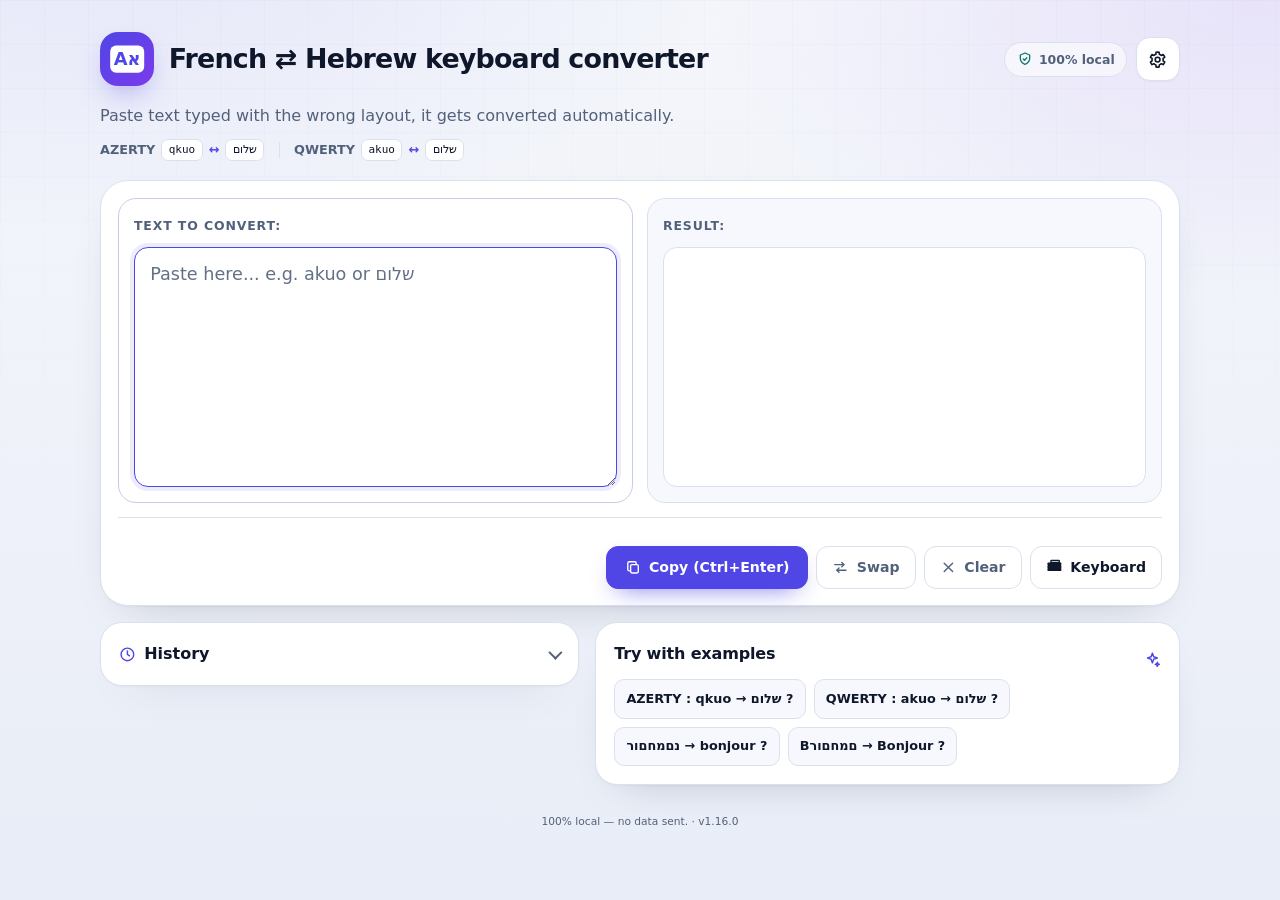
<file: index.html>
<!DOCTYPE html>
<html lang="fr">
<head>
<meta charset="UTF-8">
<meta http-equiv="refresh" content="0; url=convertisseur.html">
<title>Convertisseur Clavier Latin ⇄ Hébreu</title>
</head>
<body>
<p><a href="convertisseur.html">Convertisseur Clavier Latin ⇄ Hébreu</a></p>
</body>
</html>
</file>
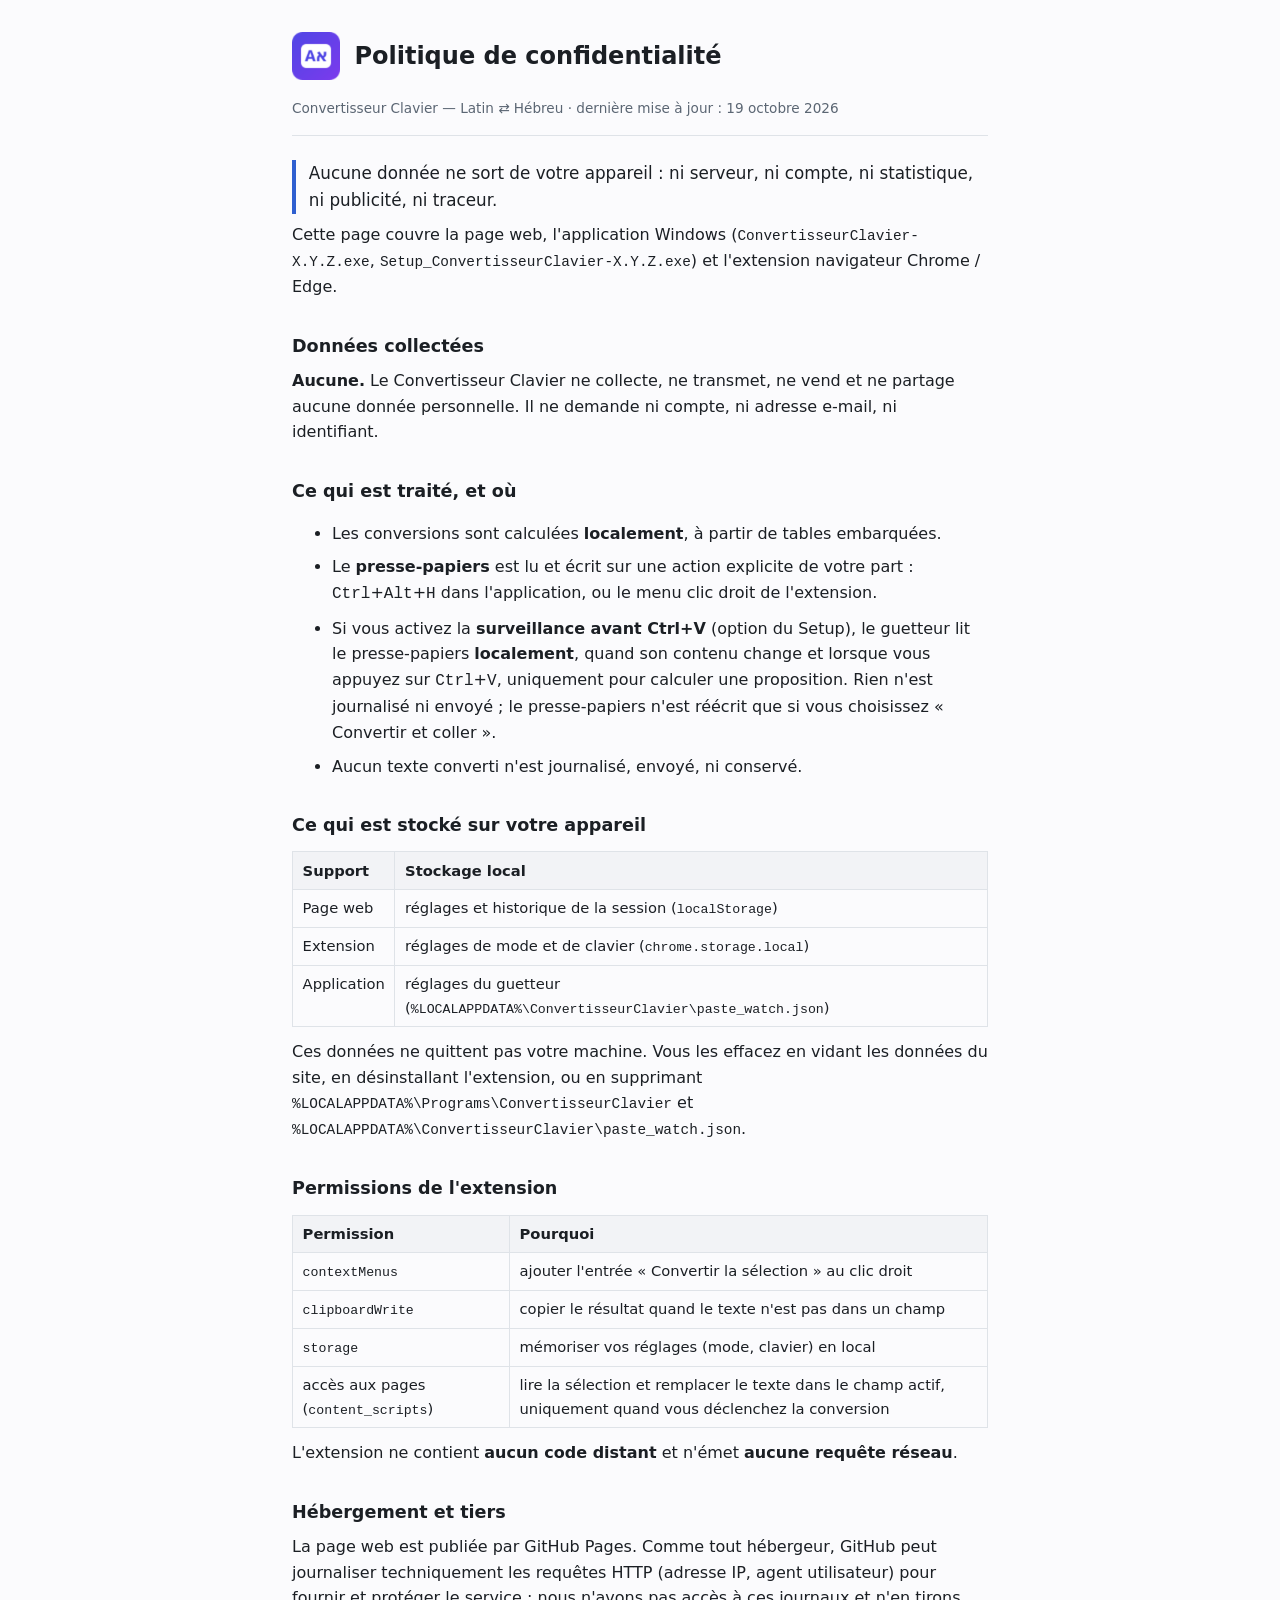
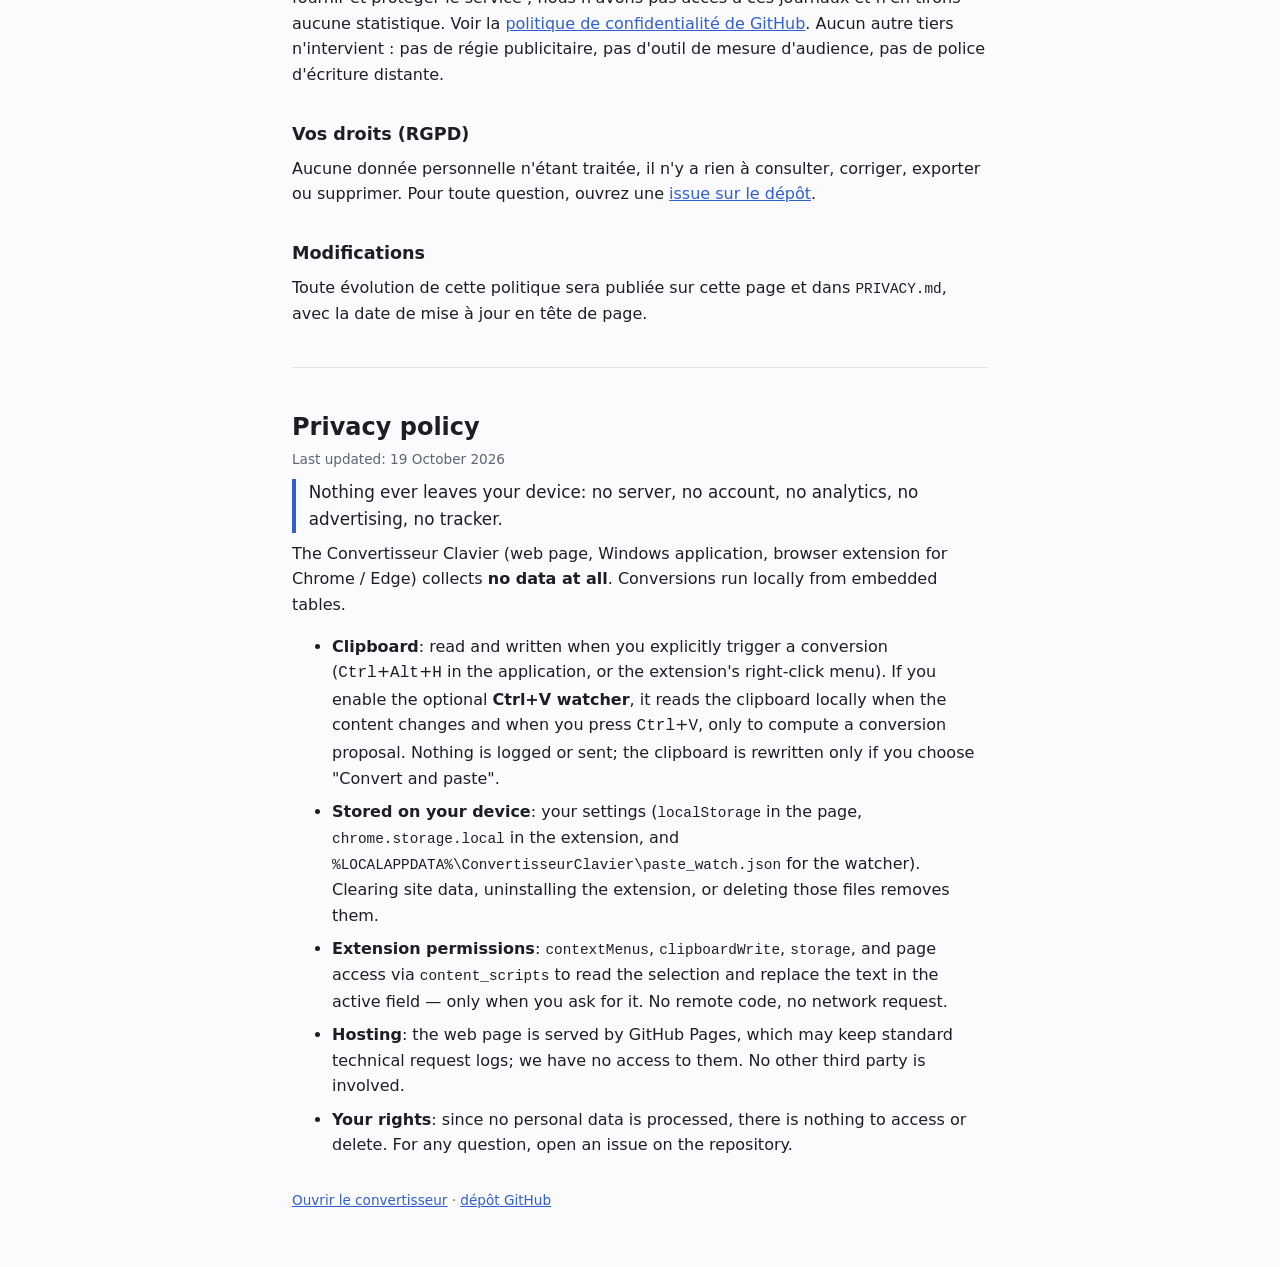
<file: confidentialite.html>
<!DOCTYPE html>
<html lang="fr">
<head>
<meta charset="utf-8">
<meta name="viewport" content="width=device-width, initial-scale=1">
<meta http-equiv="Content-Security-Policy" content="default-src 'none'; img-src 'self'; style-src 'unsafe-inline'">
<title>Politique de confidentialité — Convertisseur Clavier</title>
<meta name="description" content="Politique de confidentialité du Convertisseur Clavier : aucune donnée collectée, tout est traité localement.">
<style>
  :root { color-scheme: light dark; --fg: #1b1f24; --bg: #fbfbfd; --muted: #5b6673; --line: #dfe3e8; --accent: #2f5fd0; }
  @media (prefers-color-scheme: dark) {
    :root { --fg: #e8ecf1; --bg: #14181d; --muted: #9aa6b4; --line: #2b333c; --accent: #7ea2ff; }
  }
  * { box-sizing: border-box; }
  body { margin: 0; background: var(--bg); color: var(--fg);
    font: 16px/1.6 system-ui, -apple-system, "Segoe UI", Roboto, sans-serif; }
  main { max-width: 46rem; margin: 0 auto; padding: 2rem 1.25rem 4rem; }
  header { display: flex; align-items: center; gap: .9rem; flex-wrap: wrap;
    border-bottom: 1px solid var(--line); padding-bottom: 1rem; margin-bottom: 1.5rem; }
  h1 { font-size: 1.5rem; margin: 0; }
  h2 { font-size: 1.1rem; margin: 2rem 0 .5rem; }
  p, li { margin: .5rem 0; }
  .sub { color: var(--muted); font-size: .85rem; margin: .2rem 0 0; width: 100%; }
  table { border-collapse: collapse; width: 100%; margin: .75rem 0; font-size: .92rem; }
  th, td { border: 1px solid var(--line); padding: .4rem .6rem; text-align: left; vertical-align: top; }
  th { background: color-mix(in srgb, var(--line) 35%, transparent); }
  code { font-family: ui-monospace, Consolas, monospace; font-size: .9em; }
  a { color: var(--accent); }
  .lead { font-size: 1.05rem; border-left: 4px solid var(--accent); padding-left: .8rem; }
  hr { border: 0; border-top: 1px solid var(--line); margin: 2.5rem 0; }
  footer { color: var(--muted); font-size: .85rem; margin-top: 2rem; }
</style>
</head>
<body>
<main>
<header>
  <img src="extension/icons/icon128.png" alt="" width="48" height="48">
  <h1>Politique de confidentialité</h1>
  <p class="sub">Convertisseur Clavier — Latin ⇄ Hébreu · dernière mise à jour :
    <time datetime="2026-10-19">19 octobre 2026</time></p>
</header>

<p class="lead">Aucune donnée ne sort de votre appareil : ni serveur, ni compte,
ni statistique, ni publicité, ni traceur.</p>

<p>Cette page couvre la page web, l'application Windows
(<code>ConvertisseurClavier-X.Y.Z.exe</code>, <code>Setup_ConvertisseurClavier-X.Y.Z.exe</code>)
et l'extension navigateur Chrome / Edge.</p>

<h2>Données collectées</h2>
<p><strong>Aucune.</strong> Le Convertisseur Clavier ne collecte, ne transmet, ne
vend et ne partage aucune donnée personnelle. Il ne demande ni compte, ni
adresse e-mail, ni identifiant.</p>

<h2>Ce qui est traité, et où</h2>
<ul>
  <li>Les conversions sont calculées <strong>localement</strong>, à partir de
    tables embarquées.</li>
  <li>Le <strong>presse-papiers</strong> est lu et écrit sur une action
    explicite de votre part : <kbd>Ctrl</kbd>+<kbd>Alt</kbd>+<kbd>H</kbd> dans
    l'application, ou le menu clic droit de l'extension.</li>
  <li>Si vous activez la <strong>surveillance avant Ctrl+V</strong> (option du
    Setup), le guetteur lit le presse-papiers <strong>localement</strong>, quand
    son contenu change et lorsque vous appuyez sur <kbd>Ctrl</kbd>+<kbd>V</kbd>,
    uniquement pour calculer une proposition. Rien n'est journalisé ni envoyé ;
    le presse-papiers n'est réécrit que si vous choisissez
    « Convertir et coller ».</li>
  <li>Aucun texte converti n'est journalisé, envoyé, ni conservé.</li>
</ul>

<h2>Ce qui est stocké sur votre appareil</h2>
<table>
  <tr><th>Support</th><th>Stockage local</th></tr>
  <tr><td>Page web</td><td>réglages et historique de la session (<code>localStorage</code>)</td></tr>
  <tr><td>Extension</td><td>réglages de mode et de clavier (<code>chrome.storage.local</code>)</td></tr>
  <tr><td>Application</td><td>réglages du guetteur (<code>%LOCALAPPDATA%\ConvertisseurClavier\paste_watch.json</code>)</td></tr>
</table>
<p>Ces données ne quittent pas votre machine. Vous les effacez en vidant les
données du site, en désinstallant l'extension, ou en supprimant
<code>%LOCALAPPDATA%\Programs\ConvertisseurClavier</code> et
<code>%LOCALAPPDATA%\ConvertisseurClavier\paste_watch.json</code>.</p>

<h2>Permissions de l'extension</h2>
<table>
  <tr><th>Permission</th><th>Pourquoi</th></tr>
  <tr><td><code>contextMenus</code></td><td>ajouter l'entrée « Convertir la sélection » au clic droit</td></tr>
  <tr><td><code>clipboardWrite</code></td><td>copier le résultat quand le texte n'est pas dans un champ</td></tr>
  <tr><td><code>storage</code></td><td>mémoriser vos réglages (mode, clavier) en local</td></tr>
  <tr><td>accès aux pages (<code>content_scripts</code>)</td><td>lire la sélection et remplacer le texte dans le champ actif, uniquement quand vous déclenchez la conversion</td></tr>
</table>
<p>L'extension ne contient <strong>aucun code distant</strong> et n'émet
<strong>aucune requête réseau</strong>.</p>

<h2>Hébergement et tiers</h2>
<p>La page web est publiée par GitHub Pages. Comme tout hébergeur, GitHub peut
journaliser techniquement les requêtes HTTP (adresse IP, agent utilisateur)
pour fournir et protéger le service ; nous n'avons pas accès à ces journaux et
n'en tirons aucune statistique. Voir la
<a href="https://docs.github.com/fr/site-policy/privacy-policies/github-privacy-statement">politique de confidentialité de GitHub</a>.
Aucun autre tiers n'intervient : pas de régie publicitaire, pas d'outil de
mesure d'audience, pas de police d'écriture distante.</p>

<h2>Vos droits (RGPD)</h2>
<p>Aucune donnée personnelle n'étant traitée, il n'y a rien à consulter,
corriger, exporter ou supprimer. Pour toute question, ouvrez une
<a href="https://github.com/28-create/convertisseur-clavier/issues">issue sur le dépôt</a>.</p>

<h2>Modifications</h2>
<p>Toute évolution de cette politique sera publiée sur cette page et dans
<code>PRIVACY.md</code>, avec la date de mise à jour en tête de page.</p>

<hr>

<section lang="en">
<h1>Privacy policy</h1>
<p class="sub">Last updated: 19 October 2026</p>

<p class="lead">Nothing ever leaves your device: no server, no account, no
analytics, no advertising, no tracker.</p>

<p>The Convertisseur Clavier (web page, Windows application, browser extension
for Chrome / Edge) collects <strong>no data at all</strong>. Conversions run
locally from embedded tables.</p>

<ul>
  <li><strong>Clipboard</strong>: read and written when you explicitly trigger
    a conversion (<kbd>Ctrl</kbd>+<kbd>Alt</kbd>+<kbd>H</kbd> in the
    application, or the extension's right-click menu). If you enable the
    optional <strong>Ctrl+V watcher</strong>, it reads the clipboard locally
    when the content changes and when you press <kbd>Ctrl</kbd>+<kbd>V</kbd>,
    only to compute a conversion proposal. Nothing is logged or sent; the
    clipboard is rewritten only if you choose "Convert and paste".</li>
  <li><strong>Stored on your device</strong>: your settings
    (<code>localStorage</code> in the page, <code>chrome.storage.local</code> in
    the extension, and
    <code>%LOCALAPPDATA%\ConvertisseurClavier\paste_watch.json</code> for the
    watcher). Clearing site data, uninstalling the extension, or deleting those
    files removes them.</li>
  <li><strong>Extension permissions</strong>: <code>contextMenus</code>,
    <code>clipboardWrite</code>, <code>storage</code>, and page access via
    <code>content_scripts</code> to read the selection and replace the text in
    the active field — only when you ask for it. No remote code, no network
    request.</li>
  <li><strong>Hosting</strong>: the web page is served by GitHub Pages, which
    may keep standard technical request logs; we have no access to them. No
    other third party is involved.</li>
  <li><strong>Your rights</strong>: since no personal data is processed, there
    is nothing to access or delete. For any question, open an issue on the
    repository.</li>
</ul>
</section>

<footer>
  <p><a href="convertisseur.html">Ouvrir le convertisseur</a> ·
    <a href="https://github.com/28-create/convertisseur-clavier">dépôt GitHub</a></p>
</footer>
</main>
</body>
</html>
</file>
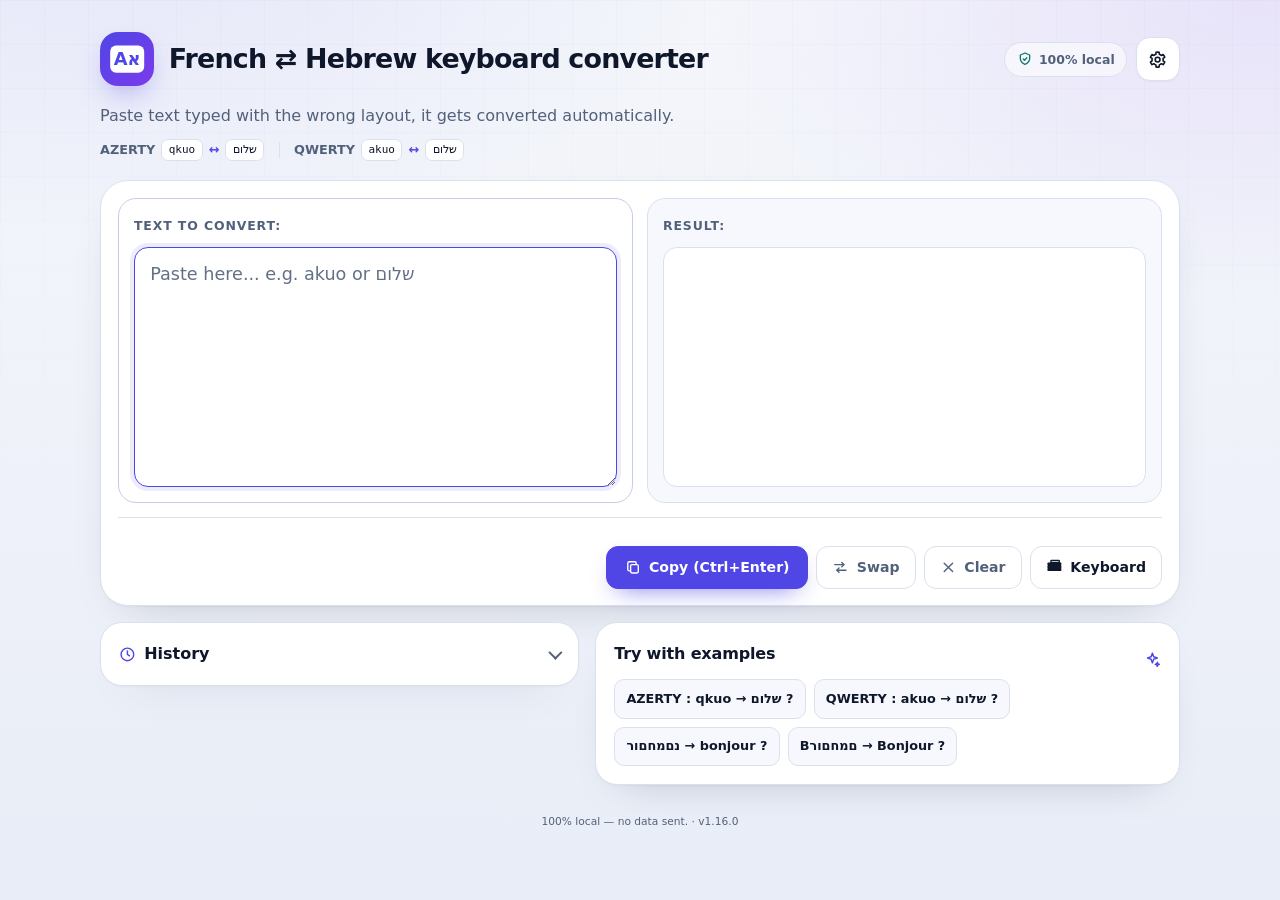
<file: convertisseur.html>
<!DOCTYPE html>
<html lang="fr" dir="ltr" data-theme="light" data-fontsize="medium">
<head>
<meta charset="UTF-8">
<meta http-equiv="Content-Security-Policy" content="default-src 'none'; img-src data:; style-src 'unsafe-inline'; script-src 'unsafe-inline'">
<meta name="viewport" content="width=device-width, initial-scale=1.0">
<meta name="description" content="Convertisseur de clavier Français ⇄ Hébreu (AZERTY / QWERTY), 100 % local.">
<meta name="theme-color" content="#f4f6fb">
<link rel="icon" type="image/svg+xml" href="data:image/svg+xml,%3Csvg xmlns=%22http://www.w3.org/2000/svg%22 viewBox=%220 0 64 64%22%3E  %3Cdefs%3E    %3ClinearGradient id=%22ckg%22 x1=%220%22 y1=%220%22 x2=%221%22 y2=%221%22%3E      %3Cstop offset=%220%22 stop-color=%22%234F46E5%22/%3E      %3Cstop offset=%221%22 stop-color=%22%237C3AED%22/%3E    %3C/linearGradient%3E  %3C/defs%3E  %3Crect width=%2264%22 height=%2264%22 rx=%2214%22 fill=%22url(%23ckg)%22/%3E  %3Crect x=%2212%22 y=%2216%22 width=%2240%22 height=%2232%22 rx=%227%22 fill=%22%23FFFFFF%22/%3E  %3Ctext x=%2232%22 y=%2239%22 text-anchor=%22middle%22 font-family=%22system-ui,'Segoe UI',Arial,sans-serif%22 font-size=%2221%22 font-weight=%22bold%22 fill=%22%234F46E5%22%3EAא%3C/text%3E%3C/svg%3E">
<title>Convertisseur Clavier Français ⇄ Hébreu (AZERTY / QWERTY)</title>
<style>
  :root {
    color-scheme: light;
    --bg: #f4f6fb;
    --bg-deep: #e9edf7;
    --card: #ffffff;
    --text: #0f172a;
    --muted: #52617a;
    --border: #d9e1ec;
    --border-strong: #c3cfdf;
    --accent: #4f46e5;
    --accent-hover: #4338ca;
    --accent-soft: rgba(79, 70, 229, .10);
    --accent-softer: rgba(79, 70, 229, .055);
    --out-bg: #f7f8fd;
    --success: #0f766e;
    --shadow: 0 24px 70px rgba(15, 23, 42, .22);
    --card-shadow: 0 1px 2px rgba(15, 23, 42, .04), 0 18px 45px -28px rgba(15, 23, 42, .28);
    --radius: 22px;
    --radius-lg: 28px;
    --radius-sm: 14px;
    --primary-shadow: 0 10px 24px -12px rgba(79, 70, 229, .85);
  }
  html[data-theme="dark"] {
    color-scheme: dark;
    --bg: #080e1a;
    --bg-deep: #0c1424;
    --card: #111a2b;
    --text: #edf2fa;
    --muted: #a3b2c7;
    --border: #263449;
    --border-strong: #35465f;
    --accent: #a5b4fc;
    --accent-hover: #c7d2fe;
    --accent-soft: rgba(165, 180, 252, .14);
    --accent-softer: rgba(165, 180, 252, .07);
    --out-bg: #0d1626;
    --success: #5eead4;
    --shadow: 0 24px 70px rgba(0, 0, 0, .6);
    --card-shadow: 0 1px 2px rgba(0, 0, 0, .35), 0 18px 45px -28px rgba(0, 0, 0, .7);
    --primary-shadow: 0 10px 24px -12px rgba(165, 180, 252, .45);
  }
  * { box-sizing: border-box; }
  html { scroll-behavior: smooth; }
  body { font-family: "Segoe UI Variable", "Segoe UI", system-ui, -apple-system, sans-serif;
    background: radial-gradient(70rem 36rem at 8% -12%, var(--accent-soft), transparent 60%),
      radial-gradient(55rem 30rem at 98% 0%, rgba(124, 58, 237, .10), transparent 62%),
      linear-gradient(180deg, var(--bg) 0%, var(--bg-deep) 100%);
    background-attachment: fixed;
    color: var(--text); margin: 0; min-height: 100vh; line-height: 1.55;
    -webkit-font-smoothing: antialiased; text-rendering: optimizeLegibility; }
  body::before { content: ""; position: fixed; inset: 0; pointer-events: none; z-index: -1;
    background-image: linear-gradient(rgba(100,116,139,.05) 1px, transparent 1px),
      linear-gradient(90deg, rgba(100,116,139,.05) 1px, transparent 1px);
    background-size: 44px 44px;
    mask-image: linear-gradient(180deg, rgba(0,0,0,.55), transparent 65%); }
  :focus-visible { outline: 3px solid var(--accent); outline-offset: 3px; }
  .wrap { max-width: 1120px; margin: 0 auto; padding: 2rem 1.25rem 3.5rem; }
  .top { display: flex; align-items: center; justify-content: space-between; gap: 1rem; margin-bottom: 1.1rem; }
  .brand { display: flex; align-items: center; gap: .9rem; min-width: 0; }
  .brand-mark { display: inline-flex; flex: 0 0 auto; width: 3.4rem; height: 3.4rem; border-radius: 18px; overflow: hidden; box-shadow: 0 12px 30px -12px rgba(79,70,229,.65), 0 0 0 1px rgba(255,255,255,.45) inset; }
  .brand-mark svg { width: 100%; height: 100%; display: block; }
  .brand h1 { font-size: clamp(1.2rem, 2.1vw, 1.7rem); line-height: 1.2; letter-spacing: -.03em; margin: 0; }
  .top-actions { display: flex; align-items: center; gap: .55rem; flex: 0 0 auto; }
  .local-pill { display: inline-flex; align-items: center; gap: .4rem; padding: .42rem .72rem; border: 1px solid var(--border); border-radius: 999px; background: rgba(255,255,255,.55); color: var(--muted); font-size: .78rem; font-weight: 650; backdrop-filter: blur(10px); }
  html[data-theme="dark"] .local-pill { background: rgba(17,26,43,.65); }
  .local-pill .ico { width: 1rem; height: 1rem; color: var(--success); }
  #openSettings { width: 2.75rem; height: 2.75rem; padding: 0; border-radius: 14px; background: var(--card); border-color: var(--border); box-shadow: var(--card-shadow); }
  #openSettings:hover { border-color: var(--accent); color: var(--accent); }
  #openSettings svg { width: 1.2rem; height: 1.2rem; }
  .hero { margin: 0 0 1.2rem; max-width: 72ch; }
  .subtitle { color: var(--muted); margin: 0; font-size: 1rem; }
  .subtitle code, .keyboard-hint code { background: var(--card); border: 1px solid var(--border); border-radius: 7px; padding: .08rem .4rem; color: var(--text); font-family: "Cascadia Code", "Segoe UI", monospace; font-size: .86em; }
  .keyboard-hint { display: flex; flex-wrap: wrap; align-items: center; gap: .45rem .9rem; margin-top: .65rem; color: var(--muted); font-size: .8rem; }
  .keyboard-hint .pair { display: inline-flex; align-items: center; gap: .38rem; }
  .keyboard-hint .arrow { color: var(--accent); font-weight: 800; }
  .keyboard-hint .sep { width: 1px; height: 1rem; background: var(--border); }
  .card { background: var(--card); border: 1px solid var(--border); border-radius: var(--radius); padding: 1.15rem; margin-bottom: 1rem; box-shadow: var(--card-shadow); }
  .workspace { padding: 1.05rem; border-radius: var(--radius-lg); }
  .editor-panes { display: grid; grid-template-columns: repeat(2, minmax(0, 1fr)); gap: .85rem; align-items: stretch; }
  .editor-pane { display: flex; flex-direction: column; min-width: 0; padding: .95rem; background: var(--out-bg); border: 1px solid var(--border); border-radius: 18px; transition: border-color .18s ease, background .18s ease; }
  .editor-pane:focus-within { border-color: var(--border-strong); background: var(--card); }
  .pane-head { display: flex; align-items: center; justify-content: space-between; gap: .75rem; margin-bottom: .55rem; min-height: 1.5rem; }
  .lbl { font-weight: 700; font-size: .78rem; letter-spacing: .07em; text-transform: uppercase; color: var(--muted); }
  #stats { color: var(--muted); font-size: .76rem; white-space: nowrap; background: var(--card); border: 1px solid var(--border); border-radius: 999px; padding: .18rem .5rem; }
  #stats:has(small:empty) { visibility: hidden; }
  textarea { width: 100%; min-height: 240px; padding: .85rem .95rem; resize: vertical; font: inherit; font-size: 1.1rem; color: var(--text); background: var(--card); border: 1.5px solid var(--border); border-radius: var(--radius-sm); transition: border-color .15s ease, box-shadow .15s ease; }
  textarea::placeholder { color: var(--muted); opacity: .9; }
  textarea:focus { border-color: var(--accent); box-shadow: 0 0 0 4px var(--accent-soft); outline: none; }
  html[data-fontsize="small"] textarea, html[data-fontsize="small"] .out { font-size: .95rem; }
  html[data-fontsize="large"] textarea, html[data-fontsize="large"] .out { font-size: 1.35rem; }
  .converter-bar { display: flex; align-items: center; justify-content: space-between; gap: .6rem; margin: .7rem 0 0; flex-wrap: wrap; }
  #detect { margin: 0; color: var(--muted); font-size: .8rem; min-height: 1.2rem; }
  #detect:empty { display: none; }
  .converter-bar:has(#detect:empty):has(.seg[hidden]) { display: none; }
  .seg { display: flex; gap: .25rem; background: var(--card); border: 1px solid var(--border); border-radius: 11px; padding: .2rem; }
  .seg button { font-size: .74rem; font-weight: 700; padding: .3rem .6rem; border: 1px solid transparent; border-radius: 8px; background: transparent; color: var(--muted); }
  .seg button:hover { border-color: transparent; color: var(--text); background: var(--out-bg); }
  .seg button[aria-pressed="true"] { background: var(--accent-soft); color: var(--accent); border-color: transparent; box-shadow: none; }
  #layoutSuggest { align-items: center; margin: .7rem 0 0; padding: .55rem .65rem; background: var(--accent-softer); border: 1px solid var(--border); border-radius: 12px; gap: .45rem; }
  #suggestText { font-size: .8rem; font-weight: 700; color: var(--muted); }
  #suggestPreview { font-size: .82rem; color: var(--muted); display: inline-block; max-width: 100%; overflow: hidden; text-overflow: ellipsis; white-space: nowrap; vertical-align: bottom; }
  #suggestApply { font-size: .78rem; padding: .35rem .65rem; }
  #suggestDismiss { width: 2rem; height: 2rem; padding: 0; border-radius: 9px; }
  .out { background: var(--card); padding: .85rem .95rem; white-space: pre-wrap; word-break: break-word; min-height: 240px; flex: 1; border: 1.5px solid var(--border); border-radius: var(--radius-sm); font-size: 1.12rem; line-height: 1.6; }
  .out[dir="rtl"] { text-align: right; }
  .workspace-actions { display: flex; justify-content: flex-end; margin-top: .85rem; padding-top: .9rem; border-top: 1px solid var(--border); }
  .actions { margin: 0; justify-content: flex-end; }
  .row { display: flex; gap: .5rem; flex-wrap: wrap; margin: .9rem 0 0; align-items: center; }
  button { display: inline-flex; align-items: center; justify-content: center; gap: .48rem; padding: .58rem .95rem; min-height: 2.45rem; cursor: pointer; font: inherit; font-size: .88rem; font-weight: 650; border-radius: 12px; border: 1px solid var(--border); background: var(--card); color: var(--text); transition: background .15s ease, border-color .15s ease, color .15s ease, transform .05s ease, box-shadow .15s ease; }
  button:hover { border-color: var(--border-strong); background: var(--out-bg); }
  button:active { transform: translateY(1px); }
  button.primary { background: var(--accent); border-color: var(--accent); color: #fff; box-shadow: var(--primary-shadow); }
  button.primary:hover { background: var(--accent-hover); border-color: var(--accent-hover); }
  button.ghost { background: transparent; border-color: transparent; color: var(--muted); box-shadow: none; }
  button.ghost:hover { background: var(--out-bg); color: var(--text); }
  html[data-theme="dark"] button.primary { color: #101725; }
  button .ico { width: 1.05rem; height: 1.05rem; flex: 0 0 auto; }
  #copy { padding-inline: 1.1rem; }
  #swap, #clear { color: var(--muted); }
  #swap:hover, #clear:hover { color: var(--text); }
  input[type="radio"], input[type="checkbox"] { accent-color: var(--accent); width: 1.05rem; height: 1.05rem; }
  .chips { margin-top: .15rem; }
  .chips button { font-size: .8rem; font-weight: 550; padding: .45rem .7rem; background: var(--out-bg); border-radius: 10px; }
  .chips button.primary { background: var(--accent); border-color: var(--accent); color: #fff; }
  .chips button.primary:hover { background: var(--accent-hover); border-color: var(--accent-hover); }
  .bottom-grid { display: grid; grid-template-columns: minmax(0, .9fr) minmax(0, 1.1fr); gap: 1rem; align-items: start; }
  .bottom-grid .card { margin-bottom: 0; }
  .card h2 { margin: 0 0 .65rem; font-size: 1rem; letter-spacing: -.01em; }
  .section-head { display: flex; align-items: center; justify-content: space-between; gap: .5rem; }
  .section-head .ico { color: var(--accent); width: 1.05rem; height: 1.05rem; }
  details summary { display: flex; align-items: center; justify-content: space-between; gap: .75rem; cursor: pointer; font-weight: 700; list-style: none; }
  .summary-label { display: inline-flex; align-items: center; gap: .5rem; }
  .summary-label .ico { color: var(--accent); }
  details summary::-webkit-details-marker { display: none; }
  details summary::after { content: ""; width: .5rem; height: .5rem; flex: 0 0 auto; border-right: 2px solid var(--muted); border-bottom: 2px solid var(--muted); transform: rotate(45deg) translateY(-2px); transition: transform .2s ease; }
  details[open] summary::after { transform: rotate(225deg) translate(-2px, -2px); }
  details[open] summary { margin-bottom: .65rem; }
  #historyEmpty { color: var(--muted); font-size: .84rem; }
  .hist { display: block; width: 100%; text-align: start; margin-bottom: .4rem; font-weight: 400; background: var(--out-bg); border-radius: 10px; padding: .55rem .65rem; min-height: 0; }
  .hist:hover { background: var(--accent-softer); }
  .hist-dir { font-size: .72rem; font-weight: 800; color: var(--accent); letter-spacing: .03em; }
  .hist-time { font-size: .72rem; color: var(--muted); margin-inline-start: .5rem; }
  .hist-io { display: block; white-space: nowrap; overflow: hidden; text-overflow: ellipsis; font-size: .84rem; }
  .foot { text-align: center; color: var(--muted); font-size: .8rem; margin-top: 1.6rem; }
  .ico { width: 1.05em; height: 1.05em; fill: none; stroke: currentColor; stroke-width: 2; stroke-linecap: round; stroke-linejoin: round; }
  .flag { width: 1.2em; height: 1.2em; border-radius: 50%; vertical-align: -0.22em; margin-inline-end: .3rem; box-shadow: 0 0 0 1px var(--border); }
  [hidden] { display: none !important; }
  fieldset:disabled { opacity: .45; }
  fieldset:disabled input { cursor: not-allowed; }
  /* Settings panel */
  #settingsOverlay { position: fixed; inset: 0; background: rgba(8, 15, 30, .42); backdrop-filter: blur(4px); display: none; z-index: 40; }
  #settingsOverlay.open { display: block; }
  #settingsPanel { position: fixed; top: 0; bottom: 0; inset-inline-end: 0; width: min(430px, 94vw); background: var(--card); color: var(--text); border-inline-start: 1px solid var(--border); border-radius: 24px 0 0 24px; box-shadow: var(--shadow); z-index: 41; transform: translateX(105%); visibility: hidden; transition: transform .24s cubic-bezier(.2,.8,.2,1), visibility 0s linear .24s; display: flex; flex-direction: column; overflow: hidden; }
  html[dir="rtl"] #settingsPanel { transform: translateX(-105%); border-radius: 0 24px 24px 0; }
  #settingsPanel.open,
  html[dir="rtl"] #settingsPanel.open { transform: translateX(0); visibility: visible; transition: transform .24s cubic-bezier(.2,.8,.2,1); }
  .panel-head { display: flex; align-items: center; justify-content: space-between; padding: 1.15rem 1.2rem; border-bottom: 1px solid var(--border); background: var(--card); }
  .panel-head h2 { margin: 0; font-size: 1.15rem; letter-spacing: -.02em; }
  #closeSettings { padding: .4rem .7rem; font-size: .82rem; }
  .panel-body { padding: 1rem 1.15rem 1.4rem; overflow-y: auto; background: var(--bg); }
  .panel-body fieldset { border: 1px solid var(--border); border-radius: 14px; padding: .85rem .8rem .8rem; margin: 0 0 .8rem; min-width: 0; background: var(--card); }
  .panel-body legend { margin-bottom: .55rem; font-size: .72rem; font-weight: 800; color: var(--muted); text-transform: uppercase; letter-spacing: .07em; padding: 0 .35rem; margin-inline-start: .2rem; }
  .sec-ico { display: inline-flex; vertical-align: -2px; margin-inline-end: .25rem; color: var(--accent); }
  .radio-col { display: flex; flex-direction: column; gap: .28rem; }
  .radio-col label { display: flex; align-items: center; gap: .55rem; padding: .48rem .55rem; border: 1px solid transparent; border-radius: 10px; cursor: pointer; font-size: .9rem; transition: background .15s ease, border-color .15s ease; }
  .radio-col label:hover { background: var(--out-bg); }
  .radio-col label:has(input:checked) { background: var(--accent-softer); border-color: var(--border); }
  .radio-col input[type="radio"] { appearance: none; -webkit-appearance: none; width: 1.05rem; height: 1.05rem; flex: 0 0 auto; border: 2px solid var(--border-strong); border-radius: 50%; display: grid; place-content: center; margin: 0; transition: border-color .15s ease; }
  .radio-col input[type="radio"]::before { content: ""; width: .48rem; height: .48rem; border-radius: 50%; background: var(--accent); transform: scale(0); transition: transform .15s ease; }
  .radio-col input[type="radio"]:checked { border-color: var(--accent); }
  .radio-col input[type="radio"]:checked::before { transform: scale(1); }
  .check { display: flex; align-items: center; gap: .7rem; margin: .3rem 0; padding: .35rem .1rem; cursor: pointer; font-size: .9rem; }
  .check input[type="checkbox"] { appearance: none; -webkit-appearance: none; position: relative; width: 2.35rem; height: 1.3rem; flex: 0 0 auto; margin: 0; border: 1px solid var(--border-strong); border-radius: 999px; background: var(--out-bg); transition: background .18s ease, border-color .18s ease; cursor: pointer; }
  .check input[type="checkbox"]::after { content: ""; position: absolute; top: 2px; left: 2px; width: calc(1.3rem - 6px); height: calc(1.3rem - 6px); border-radius: 50%; background: #fff; box-shadow: 0 1px 3px rgba(15,23,42,.25); transition: transform .18s ease; }
  .check input[type="checkbox"]:checked { background: var(--accent); border-color: var(--accent); }
  .check input[type="checkbox"]:checked::after { transform: translateX(1.04rem); }
  .panel-foot { padding: .9rem 1.15rem; border-top: 1px solid var(--border); display: flex; gap: .5rem; justify-content: flex-end; background: var(--card); }
  @media (max-width: 820px) {
    .editor-panes { grid-template-columns: 1fr; }
    .bottom-grid { grid-template-columns: 1fr; }
    .editor-pane { padding: .8rem; }
    textarea, .out { min-height: 190px; }
  }
  @media (max-width: 560px) {
    .wrap { padding: 1.25rem .8rem 2.5rem; }
    .brand-mark { width: 2.8rem; height: 2.8rem; border-radius: 15px; }
    .brand h1 { font-size: 1.12rem; }
    .local-pill { padding: .35rem .55rem; }
    .local-pill span { display: none; }
    #openSettings { width: 2.5rem; height: 2.5rem; }
    .workspace { padding: .7rem; border-radius: 20px; }
    .editor-pane { border-radius: 15px; }
    .card { padding: .95rem; border-radius: 18px; }
    .workspace-actions { justify-content: stretch; }
    .actions { display: grid; grid-template-columns: 1fr 1fr; width: 100%; }
    #copy { grid-column: 1 / -1; }
    .converter-bar { flex-wrap: wrap; }
    #detect { white-space: normal; }
    .seg { flex-wrap: wrap; max-width: 100%; }
    .keyboard-hint .sep { display: none; }
    #settingsPanel { width: 100vw; border-radius: 0; }
    html[dir="rtl"] #settingsPanel { border-radius: 0; }
  }
  @media (prefers-reduced-motion: reduce) {
    *, *::before, *::after { transition: none !important; animation: none !important; scroll-behavior: auto !important; }
  }
</style>
</head>
<body>
<noscript><div class="wrap"><p class="card">JavaScript est requis / JavaScript is required / נדרש JavaScript.</p></div></noscript>
<main class="wrap">
  <header class="top">
    <div class="brand">
      <span class="brand-mark" aria-hidden="true"><svg xmlns="http://www.w3.org/2000/svg" viewBox="0 0 64 64" aria-hidden="true"><defs><linearGradient id="ckg" x1="0" y1="0" x2="1" y2="1"><stop offset="0" stop-color="#4F46E5"/><stop offset="1" stop-color="#7C3AED"/></linearGradient></defs><rect width="64" height="64" rx="14" fill="url(#ckg)"/><rect x="12" y="16" width="40" height="32" rx="7" fill="#FFFFFF"/><text x="32" y="39" text-anchor="middle" font-family="system-ui,'Segoe UI',Arial,sans-serif" font-size="21" font-weight="bold" fill="#4F46E5">Aא</text></svg></span>
      <h1 data-i18n="title">Convertisseur clavier Français ⇄ Hébreu</h1>
    </div>
    <div class="top-actions">
      <span class="local-pill" role="note" data-i18n-aria="localOnly" aria-label="100 % local"><svg class="ico" viewBox="0 0 24 24" aria-hidden="true"><path d="M12 3l7 3v5c0 4.5-2.9 7.6-7 9-4.1-1.4-7-4.5-7-9V6l7-3z"/><path d="M9.5 12l1.8 1.8 3.4-3.6"/></svg><span data-i18n="localOnly">100 % local</span></span>
      <button id="openSettings" aria-haspopup="dialog" aria-controls="settingsPanel" aria-expanded="false" data-i18n-aria="settings" aria-label="Réglages"><svg class="ico" viewBox="0 0 24 24" aria-hidden="true"><circle cx="12" cy="12" r="3"/><path d="M9.91 5.32 L10.05 2.81 A9.40 9.40 0 0 1 13.95 2.81 L14.09 5.32 A7.00 7.00 0 0 1 16.74 6.85 L18.99 5.71 A9.40 9.40 0 0 1 20.94 9.10 L18.83 10.47 A7.00 7.00 0 0 1 18.83 13.53 L20.94 14.90 A9.40 9.40 0 0 1 18.99 18.29 L16.74 17.15 A7.00 7.00 0 0 1 14.09 18.68 L13.95 21.19 A9.40 9.40 0 0 1 10.05 21.19 L9.91 18.68 A7.00 7.00 0 0 1 7.26 17.15 L5.01 18.29 A9.40 9.40 0 0 1 3.06 14.90 L5.17 13.53 A7.00 7.00 0 0 1 5.17 10.47 L3.06 9.10 A9.40 9.40 0 0 1 5.01 5.71 L7.26 6.85 A7.00 7.00 0 0 1 9.91 5.32Z"/></svg></button>
    </div>
  </header>

  <section class="hero">
    <p class="subtitle"><span data-i18n="subtitle">Collez un texte tapé avec le mauvais clavier, il est converti automatiquement.</span></p>
    <div class="keyboard-hint" dir="ltr">
      <span class="pair"><b>AZERTY</b> <code>qkuo</code> <span class="arrow" aria-hidden="true">↔</span> <code>שלום</code></span>
      <span class="sep" aria-hidden="true"></span>
      <span class="pair"><b>QWERTY</b> <code>akuo</code> <span class="arrow" aria-hidden="true">↔</span> <code>שלום</code></span>
    </div>
  </section>

  <section class="card workspace">
    <div class="editor-panes">
      <div class="editor-pane">
        <div class="pane-head">
          <label class="lbl" for="input" data-i18n="inputLabel">Texte à convertir :</label>
          <span id="stats"><small></small></span>
        </div>
        <textarea id="input" dir="auto" data-i18n-ph="placeholder" placeholder="Collez ici... ex: qkuo  ou  נםמחםור"></textarea>
        <div class="converter-bar">
          <p id="detect" dir="auto" aria-live="polite"></p>
          <div class="seg" id="latinSeg" dir="ltr" hidden>
            <button data-latindir="toAz" aria-pressed="true">QWERTY → AZERTY</button>
            <button data-latindir="toQw" aria-pressed="false">AZERTY → QWERTY</button>
          </div>
        </div>
        <div id="layoutSuggest" class="row chips" hidden>
          <span role="status"><span id="suggestText"></span> <bdi id="suggestPreview"></bdi></span>
          <button id="suggestApply" class="primary" data-i18n="suggestApply" aria-keyshortcuts="ArrowDown">Afficher cette lecture (↓)</button>
          <button id="suggestDismiss" class="ghost" data-i18n-aria="suggestDismiss" aria-label="Ignorer pour ce texte">✕</button>
        </div>
      </div>
      <div class="editor-pane">
        <div class="pane-head">
          <span class="lbl" data-i18n="resultLabel">Résultat :</span>
        </div>
        <div id="output" class="out" dir="auto"></div>
      </div>
    </div>
    <div class="workspace-actions">
      <div class="row actions">
        <button id="convertBtn" class="primary" hidden data-i18n="convert">Convertir</button>
        <button id="copy" class="primary" aria-keyshortcuts="Control+Enter Meta+Enter"><svg class="ico" viewBox="0 0 24 24" aria-hidden="true"><rect x="8" y="8" width="11" height="12" rx="2"/><path d="M16 8V6a2 2 0 0 0-2-2H6a2 2 0 0 0-2 2v9a2 2 0 0 0 2 2h2"/></svg><span data-i18n="copy">Copier (Ctrl+Entrée)</span></button>
        <button id="swap" data-i18n-title="swapTitle" title="Échanger entrée/sortie"><svg class="ico" viewBox="0 0 24 24" aria-hidden="true"><path d="M4 8h13"/><path d="M14 5l3 3-3 3"/><path d="M20 16H7"/><path d="M10 13l-3 3 3 3"/></svg><span data-i18n="swap">Inverser</span></button>
        <button id="clear" data-i18n-title="clearTitle" title="Tout effacer"><svg class="ico" viewBox="0 0 24 24" aria-hidden="true"><path d="M6 6l12 12M18 6L6 18"/></svg><span data-i18n="clear">Effacer</span></button>
        <button id="layoutBtn" data-i18n-title="layoutSwitchTitle" title="Changer le clavier physique"><svg class="ico" viewBox="0 0 24 24" aria-hidden="true"><path d="M3 6h18v2H3zM3 10h18v2H3zM3 14h18v2H3z"/><path d="M7 3a1 1 0 0 1 1-1h10a1 1 0 0 1 1 1v2H7z"/></svg><span data-i18n="layoutSwitch">Clavier</span></button>
      </div>
    </div>
  </section>

  <div class="bottom-grid">
    <section class="card">
      <details id="historyBox">
        <summary><span class="summary-label"><svg class="ico" viewBox="0 0 24 24" aria-hidden="true"><circle cx="12" cy="12" r="9"/><path d="M12 7v5l3 2"/></svg><span data-i18n="history">Historique</span></span></summary>
        <p id="historyEmpty" data-i18n="historyEmpty">Aucun élément — copiez un résultat pour le mémoriser (stockage local uniquement).</p>
        <div id="historyList"></div>
        <div class="row"><button id="historyClear" data-i18n="historyClear">Tout effacer</button></div>
      </details>
    </section>

    <section class="card">
      <div class="section-head">
        <h2 data-i18n="examples">Exemples pour tester</h2>
        <svg class="ico" viewBox="0 0 24 24" aria-hidden="true"><path d="M12 3l1.8 5.2L19 10l-5.2 1.8L12 17l-1.8-5.2L5 10l5.2-1.8L12 3z"/><path d="M19 16l.8 2.2L22 19l-2.2.8L19 22l-.8-2.2L16 19l2.2-.8L19 16z"/></svg>
      </div>
      <div class="row chips" dir="ltr" id="heExamples">
        <button data-ex="qkuo" data-mode="hebrew" data-layout="azerty">AZERTY : qkuo → שלום ?</button>
        <button data-ex="akuo" data-mode="hebrew" data-layout="qwerty">QWERTY : akuo → שלום ?</button>
        <button data-ex="נםמחםור" data-mode="hebrew">נםמחםור → bonjour ?</button>
        <button data-ex="Bםמחםור" data-mode="hebrew" data-layout="azerty">Bםמחםור → Bonjour ?</button>
      </div>
      <div class="row chips" dir="ltr" id="latinExamples" hidden>
        <button data-ex="qwerty" data-mode="latin" data-latindir="toAz">qwerty → azerty ?</button>
        <button data-ex="azerty" data-mode="latin" data-latindir="toQw">azerty → qwerty ?</button>
      </div>
    </section>
  </div>

  <footer class="foot"><small data-i18n="footNote">100 % local — aucune donnée envoyée.</small></footer>
</main>

<div id="settingsOverlay"></div>
<aside id="settingsPanel" role="dialog" aria-modal="true" aria-labelledby="settingsTitle" inert>
  <div class="panel-head">
    <h2 id="settingsTitle" data-i18n="settingsTitle">Réglages</h2>
    <button id="closeSettings" class="ghost" data-i18n="close">Fermer</button>
  </div>
  <div class="panel-body">
    <fieldset>
      <legend><span class="sec-ico" aria-hidden="true"><svg class="ico" viewBox="0 0 24 24" aria-hidden="true"><polyline points="16 3 21 3 21 8"/><line x1="4" y1="20" x2="21" y2="3"/><polyline points="21 16 21 21 16 21"/><line x1="15" y1="15" x2="21" y2="21"/><line x1="4" y1="4" x2="9" y2="9"/></svg></span> <span data-i18n="secMode">Mode de conversion</span></legend>
      <div class="radio-col" id="modeGroup">
        <label><input type="radio" name="mode" value="hebrew"> <span data-i18n="modeHebrew">Français ⇄ Hébreu</span></label>
        <label><input type="radio" name="mode" value="latin"> <span data-i18n="modeLatin">QWERTY ⇄ AZERTY</span></label>
      </div>
    </fieldset>
    <fieldset>
      <legend><span class="sec-ico" aria-hidden="true"><svg class="ico" viewBox="0 0 24 24" aria-hidden="true"><circle cx="12" cy="12" r="10"/><line x1="2" y1="12" x2="22" y2="12"/><path d="M12 2a15.3 15.3 0 0 1 4 10 15.3 15.3 0 0 1-4 10 15.3 15.3 0 0 1-4-10 15.3 15.3 0 0 1 4-10z"/></svg></span> <span data-i18n="secLang">Langue d'interface</span></legend>
      <div class="radio-col" id="langGroup">
        <label><input type="radio" name="lang" value="auto"> <span data-i18n="langAuto">Automatique (navigateur)</span></label>
        <label><input type="radio" name="lang" value="fr"> <svg class="flag" viewBox="0 0 18 18" aria-hidden="true"><clipPath id="fFR"><circle cx="9" cy="9" r="9"/></clipPath><g clip-path="url(#fFR)"><rect width="6" height="18" fill="#0055A4"/><rect x="6" width="6" height="18" fill="#FFFFFF"/><rect x="12" width="6" height="18" fill="#EF4135"/></g></svg>Français</label>
        <label><input type="radio" name="lang" value="en"> <svg class="flag" viewBox="0 0 18 18" aria-hidden="true"><clipPath id="fGB"><circle cx="9" cy="9" r="9"/></clipPath><g clip-path="url(#fGB)"><rect width="18" height="18" fill="#012169"/><path d="M0 0L18 18M18 0L0 18" stroke="#FFFFFF" stroke-width="3.5" fill="none"/><path d="M0 0L18 18M18 0L0 18" stroke="#C8102E" stroke-width="1.2" fill="none"/><path d="M9 0V18M0 9H18" stroke="#FFFFFF" stroke-width="5.5" fill="none"/><path d="M9 0V18M0 9H18" stroke="#C8102E" stroke-width="3" fill="none"/></g></svg>English</label>
        <label><input type="radio" name="lang" value="he"> <svg class="flag" viewBox="0 0 18 18" aria-hidden="true"><clipPath id="fIL"><circle cx="9" cy="9" r="9"/></clipPath><g clip-path="url(#fIL)"><rect width="18" height="18" fill="#FFFFFF"/><rect y="2.2" width="18" height="2.6" fill="#0038B8"/><rect y="13.2" width="18" height="2.6" fill="#0038B8"/><path d="M9 5.6 L11.9 10.7 L6.1 10.7 Z M9 12.4 L11.9 7.3 L6.1 7.3 Z" stroke="#0038B8" stroke-width="1.1" fill="none"/></g></svg>עברית</label>
      </div>
    </fieldset>
    <fieldset>
      <legend><span class="sec-ico" aria-hidden="true"><svg class="ico" viewBox="0 0 24 24" aria-hidden="true"><rect x="2" y="6" width="20" height="12" rx="2"/><circle cx="7" cy="10.2" r="1" fill="currentColor" stroke="none"/><circle cx="12" cy="10.2" r="1" fill="currentColor" stroke="none"/><circle cx="17" cy="10.2" r="1" fill="currentColor" stroke="none"/><line x1="8.5" y1="14.5" x2="15.5" y2="14.5"/></svg></span> <span data-i18n="secKeyboard">Clavier physique</span></legend>
      <div class="radio-col" id="layoutGroup">
        <label><input type="radio" name="layout" value="azerty"> <span data-i18n="layoutAzerty">AZERTY (français)</span></label>
        <label><input type="radio" name="layout" value="qwerty"> <span data-i18n="layoutQwerty">QWERTY (anglais)</span></label>
      </div>
    </fieldset>
    <fieldset>
      <legend><span class="sec-ico" aria-hidden="true"><svg class="ico" viewBox="0 0 24 24" aria-hidden="true"><line x1="4" y1="8" x2="20" y2="8"/><polyline points="16 4 20 8 16 12"/><line x1="20" y1="16" x2="4" y2="16"/><polyline points="8 12 4 16 8 20"/></svg></span> <span data-i18n="secDirection">Sens de conversion par défaut</span></legend>
      <div class="radio-col" id="dirGroup">
        <label><input type="radio" name="direction" value="auto"> <span data-i18n="dirAuto">Auto-détection</span></label>
        <label><input type="radio" name="direction" value="toHe"> <span data-i18n="dirToHe">Toujours Français → Hébreu</span></label>
        <label><input type="radio" name="direction" value="toFr"> <span data-i18n="dirToFr">Toujours Hébreu → Français</span></label>
      </div>
    </fieldset>
    <fieldset>
      <legend><span class="sec-ico" aria-hidden="true"><svg class="ico" viewBox="0 0 24 24" aria-hidden="true"><circle cx="12" cy="12" r="9"/><path d="M12 3a9 9 0 0 1 0 18z" fill="currentColor" stroke="none"/></svg></span> <span data-i18n="secTheme">Thème</span></legend>
      <div class="radio-col" id="themeGroup">
        <label><input type="radio" name="theme" value="light"> <span data-i18n="themeLight">Clair</span></label>
        <label><input type="radio" name="theme" value="dark"> <span data-i18n="themeDark">Sombre</span></label>
        <label><input type="radio" name="theme" value="auto"> <span data-i18n="themeAuto">Automatique (système)</span></label>
      </div>
    </fieldset>
    <fieldset>
      <legend><span class="sec-ico" aria-hidden="true"><svg class="ico" viewBox="0 0 24 24" aria-hidden="true"><text x="2.5" y="17" font-size="13" font-weight="bold" fill="currentColor" stroke="none" font-family="system-ui,sans-serif">A</text><text x="15" y="17" font-size="9" font-weight="bold" fill="currentColor" stroke="none" font-family="system-ui,sans-serif">A</text></svg></span> <span data-i18n="secFont">Taille du texte</span></legend>
      <div class="radio-col" id="fontGroup">
        <label><input type="radio" name="fontsize" value="small"> <span data-i18n="fontSmall">Petit</span></label>
        <label><input type="radio" name="fontsize" value="medium"> <span data-i18n="fontMedium">Moyen</span></label>
        <label><input type="radio" name="fontsize" value="large"> <span data-i18n="fontLarge">Grand</span></label>
      </div>
    </fieldset>
    <fieldset>
      <legend><span class="sec-ico" aria-hidden="true"><svg class="ico" viewBox="0 0 24 24" aria-hidden="true"><line x1="3" y1="6" x2="21" y2="6"/><line x1="3" y1="12" x2="21" y2="12"/><line x1="3" y1="18" x2="21" y2="18"/><circle cx="9" cy="6" r="2.3" style="fill:var(--card)"/><circle cx="15" cy="12" r="2.3" style="fill:var(--card)"/><circle cx="7" cy="18" r="2.3" style="fill:var(--card)"/></svg></span> <span data-i18n="secBehavior">Comportement</span></legend>
      <label class="check"><input type="checkbox" id="optLive"> <span data-i18n="liveConvert">Conversion en direct pendant la frappe</span></label>
      <label class="check"><input type="checkbox" id="optAutocopy"> <span data-i18n="autocopy">Copie auto du résultat</span></label>
      <label class="check"><input type="checkbox" id="optRemember"> <span data-i18n="remember">Mémoriser le texte saisi</span></label>
      <label class="check"><input type="checkbox" id="optHistory"> <span data-i18n="keepHistory">Conserver l'historique des conversions</span></label>
    </fieldset>
  </div>
  <div class="panel-foot">
    <button id="resetSettings" data-i18n="reset">Réinitialiser</button>
    <button id="doneSettings" class="primary" data-i18n="close">Fermer</button>
  </div>
</aside>

<script>
// --- Mapping (inchangé) : même touche physique latin <-> hébreu standard ---
const FR_TO_HE = {
  'a': '/', 'A': '/', 'z': "'", 'Z': "'", 'e': 'ק', 'E': 'ק',
  'r': 'ר', 'R': 'ר', 't': 'א', 'T': 'א', 'y': 'ט', 'Y': 'ט',
  'u': 'ו', 'U': 'ו', 'i': 'ן', 'I': 'ן', 'o': 'ם', 'O': 'ם',
  'p': 'פ', 'P': 'פ', '^': ']', '¨': '}', '$': '[', '£': '{', '¤': '{',
  'q': 'ש', 'Q': 'ש', 's': 'ד', 'S': 'ד', 'd': 'ג', 'D': 'ג',
  'f': 'כ', 'F': 'כ', 'g': 'ע', 'G': 'ע', 'h': 'י', 'H': 'י',
  'j': 'ח', 'J': 'ח', 'k': 'ל', 'K': 'ל', 'l': 'ך', 'L': 'ך',
  'm': 'ף', 'M': 'ף', 'ù': ',', 'Ù': ',', '%': '"',
  '*': '\\', 'w': 'ז', 'W': 'ז', 'x': 'ס', 'X': 'ס',
  'c': 'ב', 'C': 'ב', 'v': 'ה', 'V': 'ה', 'b': 'נ', 'B': 'נ',
  'n': 'מ', 'N': 'מ', ',': 'צ', '?': 'צ', ';': 'ת', '.': 'ת',
  ':': 'ץ', '/': 'ץ', '!': '.', '§': '.', '²': ';',
  '&': '1', '1': '1', 'é': '2', '2': '2', '~': '2',
  '"': '3', '3': '3', '#': '3', "'": '4', '4': '4', '{': '4',
  '(': '5', '5': '5', '[': '5', '-': '6', '6': '6', '|': '6',
  'è': '7', '7': '7', '`': '7', '_': '8', '8': '8', '\\': '8',
  'ç': '9', '9': '9', 'à': '0', '0': '0', '@': '0',
  ')': '-', '°': '_', ']': '-', '=': '=', '+': '+', '}': '=',
};
const HE_TO_FR = {
  '/': 'a', "'": 'z', 'ק': 'e', 'ר': 'r', 'א': 't', 'ט': 'y',
  'ו': 'u', 'ן': 'i', 'ם': 'o', 'פ': 'p', ']': '^', '[': '$',
  'ש': 'q', 'ד': 's', 'ג': 'd', 'כ': 'f', 'ע': 'g', 'י': 'h', 'ח': 'j',
  'ל': 'k', 'ך': 'l', 'ף': 'm', ',': 'ù',
  'ז': 'w', 'ס': 'x', 'ב': 'c', 'ה': 'v', 'נ': 'b', 'מ': 'n',
  'צ': ',', 'ת': ';', 'ץ': ':', '.': '!', ';': '²',
  '1': '&', '2': 'é', '3': '"', '4': "'", '5': '(', '6': '-',
  '7': 'è', '8': '_', '9': 'ç', '0': 'à', '-': ')', '=': '=',
  'Q': 'A', 'W': 'Z', 'E': 'E', 'R': 'R', 'T': 'T', 'Y': 'Y', 'U': 'U',
  'I': 'I', 'O': 'O', 'P': 'P', 'A': 'Q', 'S': 'S', 'D': 'D', 'F': 'F',
  'G': 'G', 'H': 'H', 'J': 'J', 'K': 'K', 'L': 'L', 'Z': 'W', 'X': 'X',
  'C': 'C', 'V': 'V', 'B': 'B', 'N': 'N', 'M': ',',
  ':': 'M', '"': '%', ')': 'ç', '(': 'à',
};
const EN_TO_HE = {
  'q': '/', 'Q': '/', 'w': "'", 'W': "'",
  'e': 'ק', 'E': 'ק', 'r': 'ר', 'R': 'ר', 't': 'א', 'T': 'א',
  'y': 'ט', 'Y': 'ט', 'u': 'ו', 'U': 'ו', 'i': 'ן', 'I': 'ן',
  'o': 'ם', 'O': 'ם', 'p': 'פ', 'P': 'פ', '[': ']', '{': '}',
  ']': '[', '}': '{', '\\': '\\', '|': '|',
  'a': 'ש', 'A': 'ש', 's': 'ד', 'S': 'ד', 'd': 'ג', 'D': 'ג',
  'f': 'כ', 'F': 'כ', 'g': 'ע', 'G': 'ע', 'h': 'י', 'H': 'י',
  'j': 'ח', 'J': 'ח', 'k': 'ל', 'K': 'ל', 'l': 'ך', 'L': 'ך',
  ';': 'ף', ':': 'ף', "'": ',', '"': '"',
  'z': 'ז', 'Z': 'ז', 'x': 'ס', 'X': 'ס', 'c': 'ב', 'C': 'ב',
  'v': 'ה', 'V': 'ה', 'b': 'נ', 'B': 'נ', 'n': 'מ', 'N': 'מ',
  'm': 'צ', 'M': 'צ', ',': 'ת', '<': '>', '.': 'ץ', '>': '<',
  '/': '.', '?': '.', '`': ';', '~': ';',
  '1': '1', '!': '!', '2': '2', '@': '@', '3': '3', '#': '#',
  '4': '4', '$': '$', '5': '5', '%': '%', '6': '6', '^': '^',
  '7': '7', '&': '&', '8': '8', '*': '*', '9': '9', '(': ')',
  '0': '0', ')': '(', '-': '-', '_': '_', '=': '=', '+': '+',
};
const HE_TO_EN = {
  '/': 'q', "'": 'w', 'ק': 'e', 'ר': 'r', 'א': 't', 'ט': 'y',
  'ו': 'u', 'ן': 'i', 'ם': 'o', 'פ': 'p', ']': '[', '[': ']',
  '}': '{', '{': '}', 'ש': 'a', 'ד': 's', 'ג': 'd', 'כ': 'f',
  'ע': 'g', 'י': 'h', 'ח': 'j', 'ל': 'k', 'ך': 'l', 'ף': ';', ',': "'", '"': '"',
  'ז': 'z', 'ס': 'x', 'ב': 'c', 'ה': 'v', 'נ': 'b', 'מ': 'n',
  'צ': 'm', 'ת': ',', 'ץ': '.', '.': '/', ';': '`',
  ')': '(', '(': ')', '>': '<', '<': '>',
};
const QW_TO_AZ = {
  'q': 'a', 'Q': 'A', 'w': 'z', 'W': 'Z',
  'a': 'q', 'A': 'Q', 'z': 'w', 'Z': 'W',
  'm': ',', 'M': '?',
  ';': 'm', ':': 'M', "'": 'ù', '"': '%',
  ',': ';', '<': '.', '.': ':', '>': '/',
  '/': '!', '?': '§', '[': '^', '{': '¨',
  ']': '$', '}': '£', '\\': '*', '|': 'μ', '`': '²',
  '1': '&', '2': 'é', '3': '"', '4': "'", '5': '(',
  '6': '-', '7': 'è', '8': '_', '9': 'ç', '0': 'à',
  '-': ')', '!': '1', '@': '2', '#': '3', '$': '4',
  '%': '5', '^': '6', '&': '7', '*': '8', '(': '9',
  ')': '0', '_': '°',
};
const AZ_TO_QW = {
  'a': 'q', 'A': 'Q', 'z': 'w', 'Z': 'W',
  'q': 'a', 'Q': 'A', 'w': 'z', 'W': 'Z',
  ',': 'm', '?': 'M',
  'm': ';', 'M': ':', 'ù': "'", '%': '"',
  ';': ',', '.': '<', ':': '.', '/': '>',
  '!': '/', '§': '?', '^': '[', '¨': '{',
  '$': ']', '£': '}', '*': '\\', 'μ': '|', '²': '`',
  '&': '1', 'é': '2', '"': '3', "'": '4', '(': '5',
  '-': '6', 'è': '7', '_': '8', 'ç': '9', 'à': '0',
  ')': '-', '1': '!', '2': '@', '3': '#', '4': '$',
  '5': '%', '6': '^', '7': '&', '8': '*', '9': '(',
  '0': ')', '°': '_',
};

// Capitales isolées : seules Q/A/W/Z changent de touche AZERTY/QWERTY.
// Le reste (dont M, chiffres, ponctuation) est préservé tel quel.
const CAPS_SWAP = { Q: 'A', A: 'Q', W: 'Z', Z: 'W' };
const MAPS = {
  azerty: { toHe: FR_TO_HE, toFr: HE_TO_FR, label: 'AZERTY', capsSwap: CAPS_SWAP },
  qwerty: { toHe: EN_TO_HE, toFr: HE_TO_EN, label: 'QWERTY', capsSwap: null },
};

// --- i18n ---
const APP_VERSION = '1.16.0';
const I18N = {
  fr: { title: 'Convertisseur clavier {la} ⇄ {he}', settings: 'Réglages',
    docTitle: 'Convertisseur Clavier {la} ⇄ {he} (AZERTY / QWERTY)',
    docDesc: 'Convertisseur de clavier {la} ⇄ {he} (AZERTY / QWERTY), 100 % local.',
    subtitle: "Collez un texte tapé avec le mauvais clavier, il est converti automatiquement.",
    inputLabel: 'Texte à convertir :', resultLabel: 'Résultat :',
    placeholder: 'Collez ici... ex: qkuo  ou  נםמחםור',
    swap: 'Inverser', swapTitle: 'Échanger entrée et sortie', clear: 'Effacer', clearTitle: 'Tout effacer', convert: 'Convertir', copy: 'Copier (Ctrl+Entrée)',
    examples: 'Exemples pour tester', settingsTitle: 'Réglages', close: 'Fermer',
    secLang: "Langue d'interface", secMode: 'Mode de conversion',
    langFr: 'Français', langEn: 'Anglais', langHe: 'Hébreu',
    modeHebrew: '{la} ⇄ {he}', modeLatin: 'QWERTY ⇄ AZERTY', langAuto: 'Automatique (navigateur)', secKeyboard: 'Clavier physique',
    secDirection: 'Sens de conversion par défaut', dirAuto: 'Auto-détection',
    dirToHe: 'Toujours {la} → {he}', dirToFr: 'Toujours {he} → {la}',
    layoutAzerty: 'AZERTY (français)', layoutQwerty: 'QWERTY (anglais)',
    secTheme: 'Thème', themeLight: 'Clair', themeDark: 'Sombre', themeAuto: 'Automatique (système)',
    secFont: 'Taille du texte', fontSmall: 'Petit', fontMedium: 'Moyen', fontLarge: 'Grand',
    secBehavior: 'Comportement', liveConvert: 'Conversion en direct pendant la frappe',
    autocopy: 'Copie auto du résultat', remember: 'Mémoriser le texte saisi',
    keepHistory: 'Conserver l’historique des conversions',
    history: 'Historique', historyEmpty: 'Aucun élément — copiez un résultat pour le mémoriser (stockage local uniquement).',
    historyClear: 'Tout effacer',
    reset: 'Réinitialiser', detectedHe: 'Détecté : texte hébreu → converti vers {layout}.',
    detectedFr: 'Détecté : texte latin → converti vers hébreu (mode {layout}).',
    forcedHe: 'Converti vers hébreu (mode {layout}).', forcedFr: 'Converti vers {layout}.',
    dirLatinAz: 'Converti QWERTY → AZERTY.', dirLatinQw: 'Converti AZERTY → QWERTY.',
    copied: 'Copié !', copyFail: 'Copie impossible dans ce navigateur.', chars: '{n} caractères', suggestRead: 'Se lit mieux en clavier {layout} :', suggestApply: 'Afficher cette lecture (↓)', suggestDismiss: 'Ignorer pour ce texte', layoutSwitch: 'Clavier', layoutSwitchTitle: 'Changer le clavier physique', localOnly: '100 % local', footNote: '100 % local — aucune donnée envoyée.' },
  en: { title: '{la} ⇄ {he} keyboard converter', settings: 'Settings',
    docTitle: '{la} ⇄ {he} Keyboard Converter (AZERTY / QWERTY)',
    docDesc: '{la} ⇄ {he} keyboard converter (AZERTY / QWERTY), 100% local.',
    subtitle: 'Paste text typed with the wrong layout, it gets converted automatically.',
    inputLabel: 'Text to convert:', resultLabel: 'Result:',
    placeholder: 'Paste here... e.g. akuo or שלום',
    swap: 'Swap', swapTitle: 'Swap input and output', clear: 'Clear', clearTitle: 'Clear everything', convert: 'Convert', copy: 'Copy (Ctrl+Enter)',
    examples: 'Try with examples', settingsTitle: 'Settings', close: 'Close',
    secLang: 'Interface language', secMode: 'Conversion mode',
    langFr: 'French', langEn: 'English', langHe: 'Hebrew',
    modeHebrew: '{la} ⇄ {he}', modeLatin: 'QWERTY ⇄ AZERTY', langAuto: 'Automatic (browser)', secKeyboard: 'Physical keyboard',
    secDirection: 'Default conversion direction', dirAuto: 'Auto-detect',
    dirToHe: 'Always {la} → {he}', dirToFr: 'Always {he} → {la}',
    layoutAzerty: 'AZERTY (French)', layoutQwerty: 'QWERTY (English)',
    secTheme: 'Theme', themeLight: 'Light', themeDark: 'Dark', themeAuto: 'Automatic (system)',
    secFont: 'Text size', fontSmall: 'Small', fontMedium: 'Medium', fontLarge: 'Large',
    secBehavior: 'Behavior', liveConvert: 'Convert live while typing',
    autocopy: 'Auto-copy the result', remember: 'Remember typed text',
    keepHistory: 'Keep conversion history',
    history: 'History', historyEmpty: 'Nothing yet — copy a result to save it here (local storage only).',
    historyClear: 'Clear all',
    reset: 'Reset', detectedHe: 'Detected: Hebrew text → converted to {layout}.',
    detectedFr: 'Detected: Latin text → converted to Hebrew ({layout} mode).',
    forcedHe: 'Converted to Hebrew ({layout} mode).', forcedFr: 'Converted to {layout}.',
    dirLatinAz: 'Converted QWERTY → AZERTY.', dirLatinQw: 'Converted AZERTY → QWERTY.',
    copied: 'Copied!', copyFail: 'Copy failed in this browser.', chars: '{n} characters', suggestRead: 'Reads better with a {layout} keyboard:', suggestApply: 'Show this reading (↓)', suggestDismiss: 'Ignore for this text', layoutSwitch: 'Keyboard', layoutSwitchTitle: 'Switch physical keyboard', localOnly: '100% local', footNote: '100% local — no data sent.' },
  he: { title: 'ממיר מקלדת {la} ⇄ {he}', settings: 'הגדרות',
    docTitle: 'ממיר מקלדת {la} ⇄ {he} (AZERTY / QWERTY)',
    docDesc: 'ממיר מקלדת {la} ⇄ {he} (AZERTY / QWERTY), 100% מקומי.',
    subtitle: 'הדביקו טקסט שהוקלד עם פריסה שגויה, והוא יומר אוטומטית.',
    inputLabel: 'טקסט להמרה:', resultLabel: 'תוצאה:',
    placeholder: 'הדביקו כאן... למשל akuo או שלום',
    swap: 'החלפה', swapTitle: 'החלפה בין קלט לתוצאה', clear: 'ניקוי', clearTitle: 'ניקוי הכל', convert: 'המרה', copy: 'העתקה \u2066(Ctrl+Enter)\u2069',
    examples: 'נסו עם דוגמאות', settingsTitle: 'הגדרות', close: 'סגירה',
    secLang: 'שפת ממשק', secMode: 'מצב המרה',
    langFr: 'צרפתית', langEn: 'אנגלית', langHe: 'עברית',
    modeHebrew: '{la} ⇄ {he}', modeLatin: 'QWERTY ⇄ AZERTY', langAuto: 'אוטומטי (דפדפן)', secKeyboard: 'מקלדת פיזית',
    secDirection: 'כיוון המרה ברירת מחדל', dirAuto: 'זיהוי אוטומטי',
    dirToHe: 'תמיד {la} ← {he}', dirToFr: 'תמיד {he} ← {la}',
    layoutAzerty: 'AZERTY (צרפתית)', layoutQwerty: 'QWERTY (אנגלית)',
    secTheme: 'ערכת נושא', themeLight: 'בהיר', themeDark: 'כהה', themeAuto: 'אוטומטי (מערכת)',
    secFont: 'גודל טקסט', fontSmall: 'קטן', fontMedium: 'בינוני', fontLarge: 'גדול',
    secBehavior: 'התנהגות', liveConvert: 'המרה חיה בזמן ההקלדה',
    autocopy: 'העתקה אוטומטית של התוצאה', remember: 'זכירת הטקסט שהוקלד',
    keepHistory: 'שמירת היסטוריית ההמרות',
    history: 'היסטוריה', historyEmpty: 'אין פריטים — העתיקו תוצאה כדי לשמור אותה (אחסון מקומי בלבד).',
    historyClear: 'ניקוי הכל',
    reset: 'איפוס', detectedHe: 'זוהה: טקסט עברי ← הומר ל-{layout}.',
    detectedFr: 'זוהה: טקסט לטיני ← הומר לעברית (מצב {layout}).',
    forcedHe: 'הומר לעברית (מצב {layout}).', forcedFr: 'הומר ל-{layout}.',
    dirLatinAz: 'הומר QWERTY ← AZERTY.', dirLatinQw: 'הומר AZERTY ← QWERTY.',
    copied: 'הועתק!', copyFail: 'ההעתקה נכשלה בדפדפן זה.', chars: '{n} תווים', suggestRead: 'נקרא טוב יותר במקלדת {layout}:', suggestApply: 'הצגת קריאה זו (↓)', suggestDismiss: 'התעלמות בטקסט זה', layoutSwitch: 'מקלדת', layoutSwitchTitle: 'החלפת מקלדת פיזית', localOnly: '100% מקומי', footNote: '100% מקומי — הנתונים אינם נשלחים.' },
};
const DEFAULTS = { lang: 'auto', mode: 'hebrew', latinDir: 'toAz', layout: 'azerty', direction: 'auto', theme: 'light',
  fontsize: 'medium', live: true, autocopy: false, remember: true, history: true };
// Fusionne et valide une config stockée. Pure (sans DOM) : extraite et
// rejouée sous node par test_page.py — garder la signature telle quelle.
// 'fr' était l'ancien défaut forcé (avant l'auto) : la migration ne joue
// qu'une fois (marqueur mig1), ensuite un choix 'fr' explicite est respecté.
function migrateSettings(stored, legacy) {
  const src = (stored && typeof stored === 'object' && !Array.isArray(stored)) ? stored : null;
  const settings = Object.assign({}, DEFAULTS, src || {});
  let changed = !!(stored && !src);
  if (src && !src.mig1) {
    if (settings.lang === 'fr') settings.lang = 'auto';
    changed = true;
  }
  settings.mig1 = true;
  if (!['auto', 'fr', 'en', 'he'].includes(settings.lang)) { settings.lang = 'auto'; changed = true; }
  if (!['hebrew', 'latin'].includes(settings.mode)) { settings.mode = 'hebrew'; changed = true; }
  if (!['toAz', 'toQw'].includes(settings.latinDir)) { settings.latinDir = 'toAz'; changed = true; }
  if (!['azerty', 'qwerty'].includes(settings.layout)) { settings.layout = 'azerty'; changed = true; }
  if (!['auto', 'toHe', 'toFr'].includes(settings.direction)) { settings.direction = 'auto'; changed = true; }
  if (!['light', 'dark', 'auto'].includes(settings.theme)) { settings.theme = 'light'; changed = true; }
  if (!['small', 'medium', 'large'].includes(settings.fontsize)) { settings.fontsize = 'medium'; changed = true; }
  for (const k of ['live', 'autocopy', 'remember', 'history']) {
    if (typeof settings[k] !== 'boolean') { settings[k] = DEFAULTS[k]; changed = true; }
  }
  // migration des anciennes clés (uniquement sans réglages existants)
  if (!src && legacy) {
    if (legacy.layout === 'qwerty' || legacy.layout === 'azerty') { settings.layout = legacy.layout; changed = true; }
    if (legacy.autocopy === '1') { settings.autocopy = true; changed = true; }
  }
  return { settings: settings, changed: changed };
}
let settings = Object.assign({}, DEFAULTS);
try {
  const raw = localStorage.getItem('conv-settings-v1');
  const res = migrateSettings(raw ? JSON.parse(raw) : null, {
    layout: localStorage.getItem('conv-layout'),
    autocopy: localStorage.getItem('conv-autocopy'),
  });
  settings = res.settings;
  // migration one-shot : réécriture immédiate (saveSettings dépend de `input`)
  if (res.changed) localStorage.setItem('conv-settings-v1', JSON.stringify(settings));
} catch {}
let savedText = '';
try { savedText = localStorage.getItem('conv-input') || ''; } catch {}

function effLang() {
  if (settings.lang && settings.lang !== 'auto') return settings.lang;
  const nav = ((navigator.language || 'fr') + '').toLowerCase();
  if (nav.startsWith('he')) return 'he';
  if (nav.startsWith('en')) return 'en';
  return 'fr';
}
function t(key) { const L = effLang(); return (I18N[L] && I18N[L][key]) || I18N.fr[key] || key; }
function latinName() {
  if (settings.layout === 'qwerty') return t('langEn');
  return t('langFr');
}
function paintPair() {
  const la = latinName(), he = t('langHe');
  const fill = key => t(key).split('{la}').join(la).split('{he}').join(he);
  document.querySelectorAll('[data-i18n="title"],[data-i18n="modeHebrew"],[data-i18n="dirToHe"],[data-i18n="dirToFr"]').forEach(el => {
    el.textContent = fill(el.getAttribute('data-i18n'));
  });
  document.title = fill('docTitle');
  const metaDesc = document.querySelector('meta[name="description"]');
  if (metaDesc) metaDesc.setAttribute('content', fill('docDesc'));
}
function saveSettings() {
  try {
    localStorage.setItem('conv-settings-v1', JSON.stringify(settings));
    if (settings.remember) localStorage.setItem('conv-input', input.value);
    else localStorage.removeItem('conv-input');
  } catch {}
}
// Sauvegarde différée pendant la frappe (flush sur pagehide) : évite une
// écriture localStorage à chaque caractère quand la conversion est en direct.
let saveTimer = 0;
function scheduleSave() {
  clearTimeout(saveTimer);
  saveTimer = setTimeout(saveSettings, 300);
}
function applyTheme() {
  let th = settings.theme;
  if (th === 'auto') th = (window.matchMedia && window.matchMedia('(prefers-color-scheme: dark)').matches) ? 'dark' : 'light';
  document.documentElement.setAttribute('data-theme', th);
  const metaTheme = document.querySelector('meta[name="theme-color"]');
  if (metaTheme) metaTheme.setAttribute('content', th === 'dark' ? '#080e1a' : '#f4f6fb');
}
function applySettingsToUI() {
  const L = effLang();
  document.documentElement.setAttribute('lang', L);
  document.documentElement.setAttribute('dir', L === 'he' ? 'rtl' : 'ltr');
  document.documentElement.setAttribute('data-fontsize', settings.fontsize);
  document.querySelectorAll('[data-i18n]').forEach(el => { el.textContent = t(el.getAttribute('data-i18n')); });
  document.querySelectorAll('[data-i18n-ph]').forEach(el => { el.setAttribute('placeholder', t(el.getAttribute('data-i18n-ph'))); });
  document.querySelectorAll('[data-i18n-aria]').forEach(el => { el.setAttribute('aria-label', t(el.getAttribute('data-i18n-aria'))); });
  document.querySelectorAll('[data-i18n-title]').forEach(el => { el.setAttribute('title', t(el.getAttribute('data-i18n-title'))); });
  const foot = document.querySelector('[data-i18n="footNote"]');
  if (foot) foot.textContent += ' · v' + APP_VERSION;
  paintPair();
  document.querySelectorAll('input[name="lang"]').forEach(r => { r.checked = r.value === settings.lang; });
  document.querySelectorAll('input[name="layout"]').forEach(r => { r.checked = r.value === settings.layout; });
  document.querySelectorAll('input[name="direction"]').forEach(r => { r.checked = r.value === settings.direction; });
  document.querySelectorAll('input[name="mode"]').forEach(r => { r.checked = r.value === settings.mode; });
  document.getElementById('heExamples').hidden = settings.mode !== 'hebrew';
  document.getElementById('latinExamples').hidden = settings.mode !== 'latin';
  document.getElementById('latinSeg').hidden = settings.mode !== 'latin';
  document.querySelectorAll('#latinSeg button').forEach(b => {
    b.setAttribute('aria-pressed', String(b.getAttribute('data-latindir') === settings.latinDir));
  });
  // en mode latin, clavier physique + sens hébreu sont sans objet
  const lat = settings.mode === 'latin';
  document.querySelector('input[name="layout"]').closest('fieldset').disabled = lat;
  document.querySelector('input[name="direction"]').closest('fieldset').disabled = lat;
  document.querySelectorAll('input[name="theme"]').forEach(r => { r.checked = r.value === settings.theme; });
  document.querySelectorAll('input[name="fontsize"]').forEach(r => { r.checked = r.value === settings.fontsize; });
  document.getElementById('optLive').checked = !!settings.live;
  const convBtn = document.getElementById('convertBtn');
  if (convBtn) convBtn.hidden = !!settings.live;
  document.getElementById('optAutocopy').checked = !!settings.autocopy;
  document.getElementById('optRemember').checked = !!settings.remember;
  document.getElementById('optHistory').checked = !!settings.history;
  applyTheme();
  renderHistory();
}

// --- conversion ---
// Texte mixte : seuls les segments contenant de l'hébreu sont convertis
// (sens hébreu→français). Un segment latin à casse mixte ne peut pas venir
// d'une frappe en hébreu (chaque touche shiftée donne une capitale) : il est
// toujours préservé tel quel. Segments tout en capitales (ambigu : sigle
// ou frappe shiftée ?) : seules Q/A/W/Z commutent (AZERTY).
// Un seul passage lineaire (\S+, zero backtracking) : chaque jeton suit soit
// la branche hebreu soit la branche capitales, jamais les deux (evite tout
// double-swap sur "Qצ" -> "A,").
// Pure (sans DOM) : extraction par test_maps.py pour exécution sous node.
function convertSmart(text, fullMap, swapCaps, toFrench) {
  const capsTok = tok => {
    const letters = tok.replace(/[^A-Za-zéèêëàâäçîïôöùûüÿœæÉÈÊËÀÂÄÇÎÏÔÖÙÛÜŸŒÆ]/g, '');
    return (letters.length && letters === letters.toUpperCase())
      ? [...tok].map(ch => (ch in swapCaps ? swapCaps[ch] : ch)).join('')
      : tok;
  };
  if (!/[\u0590-\u05FF]/.test(text)) {
    // Sans hebreu, pas de segmentation : un seul passage.
    if (!toFrench) return [...text].map(ch => (ch in fullMap ? fullMap[ch] : ch)).join('');
    if (!swapCaps) return text;
    return text.replace(/\S+/g, tok => (/[A-Z]/.test(tok) ? capsTok(tok) : tok));
  }
  if (!toFrench) {
    // Sens inverse : seuls les mots 100 % latins sont convertis
    // ("abcש" reste intact : le contexte mot-entier compte).
    return text.replace(/\S+/g, tok => (
      /[\u0590-\u05FF]/.test(tok) ? tok
        : [...tok].map(ch => (ch in fullMap ? fullMap[ch] : ch)).join('')
    ));
  }
  return text.replace(/\S+/g, tok => {
    if (/[\u0590-\u05FF]/.test(tok)) {
      return [...tok].map(ch => (ch in fullMap ? fullMap[ch] : ch)).join('');
    }
    return (swapCaps && /[A-Z]/.test(tok)) ? capsTok(tok) : tok;
  });
}
function detectDir(text) {
  // Doit rester identique a autodir() dans fix-presse-papiers.py
  // (meme classe latine accentuee, meme seuil 0.2).
  // Heuristique : du francais normal ne contient aucun hebreu ; si au
  // moins 20 % des lettres latines sont en fait de l'hebreu, c'est une
  // frappe en clavier hebreu a reconvertir. En dessous, l'hebreu present
  // est preserve tel quel (melange avec du vrai hebreu).
  const h = (text.match(/[\u0590-\u05FF]/g) || []).length;
  const l = (text.match(/[A-Za-zéèêëàâäçîïôöùûüÉÈÀÇÙ]/g) || []).length;
  return (h > 0 && h >= l * 0.2) ? 'toFr' : 'toHe';
}

// <models:generated>
// Modeles de trigrammes generes par gen_ngrams.py.
// Ne pas editer a la main. Sources (domaine public) :
//   fr <- pg17489.txt (sha256 a5de514ba7b9f2e1)
//   fr <- pg17989.txt (sha256 9ea7a8b127a9dfa3)
//   fr <- pg2650.txt (sha256 9ebdb837f733f41d)
//   en <- pg11.txt (sha256 01b38ea4c710a84b)
//   en <- pg1661.txt (sha256 922e2a12ccb43a4c)
const MODEL_ALPHA = "abcdefghijklmnopqrstuvwxyz' .,:;!?àâäçéèêëîïôöùûü";
const MODEL_SCALE = 8, MODEL_OFFSET = 16;
const MODEL_ORDER = 3;
const MODEL_B64 = {
  fr: '[base64]/R2Zdbz8/bVVxP2FMcnFuXlY/P1Y/P2JHUj9HP0c/Pz8/Pz8/Pz9SPz8/[base64]/[base64]/Pz9vPz9MXD8/Yz8/bEg/dVhycz8/Pz8/P1Q/Pz8/Pz8/Pz8/SEw/Pz8/SD8/[base64]/[base64]/[base64]/[base64]/Pz90Pz8/cT8/aUw/aj8/dD8/WD8/Pz8/P0dQRz8/Pz8/Pz8/b0c/Pz8/Pz8/[base64]/[base64]/aVdRP0hgP3A/P21kdT9WUVpla1ZRPz8/Pz9yXWdfV0xMPz8/Pz8/Pz8/Pz8/Pz8/[base64]/[base64]/[base64]/[base64]/KSlMUik/[base64]/[base64]/bz9pPz94bT9PZj8/Xj9IYlVraT8/Pz8/P15WVD8/SD8/Pz8/XGE/Pz8/Pz8/[base64]/[base64]/[base64]/[base64]/[base64]/UlJSUlJSUlJSUlJSUlJSUlJSUlJSTU1NTU1NTU1NTU1NTU1NTU1NTU1NTU1NTU1Nf01NTU1NTU1NTU1NTU1NTU1NTU1NTVNTU1NTU1NTU1NTU1NTU1NTU1NTU1NTU1NTU35cU1NTU1NTU1NTU1NTU1NTU1NTU1NRUVFRUVFRUVFRUVFRUVFRUVFRUVFRUVFRUVF/[base64]/P3Q/P2FuPz9kPz9wPz9wPz9UPz8/Pz8/Pz8/Pz8/Pz8/Pz9vaz8/Pz8/Pz8/[base64]/[base64]/[base64]/eT8/P3I/Pz9ZSG0/P1s/P1c/Pz9PPz9uUUw/Pz8/Pz8/P3BjPz8/Pz8/Pz8/[base64]/aT9uPz95Zz9PWT8/bj9MXD9ocT8/P0g/P2NRWj9MSD8/Pz8/TD8/Pz8/Pz8/[base64]/Xmo/P2g/P1duP2lhZV4/Pz8/Pz90X2ZPSExIP0g/Z2tIPz8/Pz8/Pz8/UVFRUVFRUVFRUVFRUVFRUVFRUVF/UVFRUVFRWlFRUVFRUVFRUVFRUVFRUVFRUVFRUWlRVV1wS1Y/aCwsRVlkUldYX25hT1UsLE0sLHlhaFBVUFIsPSwsXD0sLCwsLCwsNCxeL1QvbS8vL2MvLy8vL0NRZS9uZFEvLy8vLy98X2RJTk9ZLzgvL104Ly8vLy8vLy8vaD8/[base64]/ez8/P3E/Pz8/P1o/Pz8/Pz8/Pz8/Pz8/Pz8/Pz8/P0w/P2E/Pz9MPz8/Pz8/[base64]/[base64]/[base64]/[base64]/P3U/Pz8/Pz9IPz9xPz8/Pz9IPz8/Pz8/e09SPz8/Pz8/Pz8/Pz8/Pz8/Pz8/[base64]',
  en: '[base64]/[base64]/Y1NQP0dLP04/VG5wdD9kP3BvbmtOPz8/Pz9XUE4/Pz8/Pz8/Pz8/Pz8/Pz8/Pz8/[base64]/[base64]/Xz8/XD9ITD8/P099Pz9MPz8/P3JfYFNRTz8/Pz8/Pz8/Pz8/Pz8/[base64]/[base64]/Tz8/P2ZbSFFTP2w/SGxYXj9ISExIPz8/Pz8/Pz8/Pz8/[base64]/aVZSaWFDVkxOUFpdP0xmbT82NjY/[base64]/[base64]/Pz8/a0w/SGQ/P1Q/Ylc/P11WPz8/Pz8/P0x+XmVISFFPPz8/Pz8/Pz8/Pz8/Pz8/[base64]/Xz8/P0hQPz8/Pz8/Pz8/Pz8/Pz8/Pz8/P01NTU1NTU1NTU1NTU1NTU1NTU1NTU1NTU1NX39NTU1NTU1NTU1NTU1NTU1NTU1NTU1NTU1NTU1NTU1NTU1NTU1NTU1NTU1NTU1NTVp/[base64]/[base64]/Pz8/Wz9zY1Y/d15iPz9dPz8/TmdaXT9ITEg/Pz8/Pz8/Pz8/Pz8/[base64]/UmJUcT9vblhzP1k/bF9vUkxPW10/P1JSTz8/Tz8/Pz8/Pz8/Pz8/Pz8/[base64]/[base64]/R3xdTlY/Yj9XbT9MUlI/P1xqPz8/P1A/TGpYWT8/TEc/Pz8/Pz8/Pz8/Pz8/Pz9odUxUbkxMTF9MTExqZ2FwTExpTFtMTExMTExuX2NMTGNZTExMTExMTExMTExMTExMYlJpeWJfbFZpSGBhTGRRWz9XWnFXP1E/SD9IYlFUPz9MTD8/Pz8/Pz8/Pz8/Pz8/[base64]/R0w/Pz8/Pz8/Pz8/Pz8/Pz8/Pz8/[base64]/[base64]/[base64]'
};
// </models:generated>
// <he_score:generated>
// Modele de bigrammes hebreu (veto de lecture) genere par
// python gen_ngrams.py --hebrew. Ne pas editer a la main.
// Sources (domaine public) :
//   pg5139.txt <- https://www.gutenberg.org/cache/epub/5139/pg5139.txt (sha256 d105307feb42da01)
//   tanach_Genesis.txt <- https://storage.googleapis.com/sefaria-export/txt/Tanakh/Torah/Genesis/Hebrew/Tanach%20with%20Text%20Only.txt (sha256 93369e5ed87944ea)
//   tanach_Exodus.txt <- https://storage.googleapis.com/sefaria-export/txt/Tanakh/Torah/Exodus/Hebrew/Tanach%20with%20Text%20Only.txt (sha256 c90df9b9c19ba852)
//   tanach_Leviticus.txt <- https://storage.googleapis.com/sefaria-export/txt/Tanakh/Torah/Leviticus/Hebrew/Tanach%20with%20Text%20Only.txt (sha256 52af210734a86600)
//   tanach_Numbers.txt <- https://storage.googleapis.com/sefaria-export/txt/Tanakh/Torah/Numbers/Hebrew/Tanach%20with%20Text%20Only.txt (sha256 2f1e55c8e18ff4d4)
//   tanach_Deuteronomy.txt <- https://storage.googleapis.com/sefaria-export/txt/Tanakh/Torah/Deuteronomy/Hebrew/Tanach%20with%20Text%20Only.txt (sha256 22fde766d1842a61)
//   talmud_Berakhot.txt <- https://storage.googleapis.com/sefaria-export/txt/Talmud/Bavli/Seder%20Zeraim/Berakhot/Hebrew/Wikisource%20Talmud%20Bavli.txt (sha256 3993b04529f7db95)
const HE_MODEL_ALPHA = "\u05d0\u05d1\u05d2\u05d3\u05d4\u05d5\u05d6\u05d7\u05d8\u05d9\u05db\u05dc\u05de\u05e0\u05e1\u05e2\u05e4\u05e6\u05e7\u05e8\u05e9\u05ea\u05da\u05dd\u05df\u05e3\u05e5 '.,:;!?";
const HE_MODEL_SCALE = 8, HE_MODEL_OFFSET = 16;
const HE_MODEL_ORDER = 2;
const HE_MODEL_B64 = '[base64]/KCgoKGJrXWZkcDRcWHFjZ2RcUWdrNGRlNGhZVVJsNGw0UU09QU40VWdTaGRuXyhba2JyZ2RWQVNiYGprZ1JlWUtcbTFUTUM1Rz5iPFhbaW5UZmNvVWxFb2JjWVpjcWlqVktdUlBRLy8vLy88L29oS2RqcTJnW3BNZ2leMmdnU1JxMmBTW1VTUU47MjIyMjIyZGk/[base64]/M2JhUUhZWCoqKioqKioqKioqKioqKioqKioqKioqKioqKn8yZmNRTlZULi4uLi4uLi4uLjcuLi4uLi4uLi4uLi4uLi4ufztlYlJKU1A9PT09PT09PT09PT09PT09PT09PT09PT09PT1/RmVhUE5ZVD09PT09PT09PT09PT09PT09PT09PT09PT09PX9GZWRKRlI9cGtbYW9uXmBXaGdta2FXZ11ZXmNpYRg1LyghGD5JVjYYLiVbUUBIVFFPU0BIU1FPQEhMSEBIT0xPQEBAQEB/[base64]';
// </he_score:generated>

// --- suggestion de lecture (bigrammes) ---
// Quand un texte hebreu se lit nettement mieux avec une autre disposition,
// proposer cette lecture (jamais l'appliquer seul). Ajouter une langue de
// detection = un modele de plus : tout itere sur MODEL_B64 et sur MAPS.
// Seuils mesures sur les corpus de reference (test_page.py, test_ngrams.py).
// Marge = ecart de vraisemblance entre la meilleure lecture et la seconde.
const SUGGEST_MIN_HEB = 15;        // >= 15 lettres : marge normale
const SUGGEST_MARGIN = 0.25;       // lectures correctes mesurees >= 0.16
const SUGGEST_SHORT_HEB = 6;       // 6..14 lettres : marge forte exigee
const SUGGEST_SHORT_MARGIN = 0.5;  // 0 faux positif sur le corpus court
const SUGGEST_HE_MARGIN = 0.8;     // veto : vrai hebreu <= -1.40, frappe
                                   // latine >= +1.40 ; 0.8 est au centre
const SUGGEST_MAX_LEN = 10000;     // au-dela : pas de suggestion (cout O(n)
                                   // x dispositions x caracteres)
const modelCache = {};
// Normalisation commune : ne garde que les caracteres de l'alphabet,
// tout le reste devient une espace, puis les suites sont fusionnees.
// Les deux normalisations ci-dessous gardent leurs signatures (tests).
function normalizeChars(s, alpha) {
  let out = '';
  for (const ch of s) out += alpha.includes(ch) ? ch : ' ';
  return out.replace(/\s+/g, ' ').trim();
}
// Normalisation avant scoring : miroir exact de normalize() dans
// gen_ngrams.py (test_page.py verifie la parite). Signatures a garder.
function normalizeForModel(s) {
  s = String(s).toLowerCase().replace(/\u2019/g, "'").replace(/\u0153/g, 'oe');
  return normalizeChars(s, MODEL_ALPHA);
}
// Vraisemblance moyenne (nats par n-gramme) du texte sous un modele.
// MODEL_ORDER = 2 (bigrammes) ou 3 (trigrammes). Index = somme_{k=0}^{ORDER-2} idx(t[i-ORDER+1+k]) * ALPHA^{ORDER-2-k} + idx(t[i])
function scoreLang(text, lang) {
  const t = normalizeForModel(text);
  const order = MODEL_ORDER || 2;
  if (t.length < order) return null;
  let bytes = modelCache[lang];
  if (!bytes) {
    try {
      const raw = atob(MODEL_B64[lang]);
      bytes = new Uint8Array(raw.length);
      for (let i = 0; i < raw.length; i++) bytes[i] = raw.charCodeAt(i);
      modelCache[lang] = bytes;
    } catch (e) {
      return null;  // base64 corrompu : pas de score plutot qu'un plantage
    }
  }
  const V = MODEL_ALPHA.length;
  let acc = 0;
  for (let i = order - 1; i < t.length; i++) {
    let idx = 0;
    for (let k = 0; k < order - 1; k++) {
      idx = idx * V + MODEL_ALPHA.indexOf(t[i - order + 1 + k]);
    }
    idx = idx * V + MODEL_ALPHA.indexOf(t[i]);
    acc += bytes[idx] / MODEL_SCALE - MODEL_OFFSET;
  }
  return acc / (t.length - order + 1);
}
// Meilleur score du texte, tous modeles confondus.
function scoreReading(text) {
  let best = null;
  for (const lang in MODEL_B64) {
    const sc = scoreLang(text, lang);
    if (sc !== null && (best === null || sc > best)) best = sc;
  }
  return best;
}
// Normalisation hebraique : miroir exact de normalize_he() dans
// gen_ngrams.py (suppression des points combinants, gershayim).
function normalizeHebrew(s) {
  s = String(s).replace(/\p{Mn}/gu, '');
  // toLowerCase comme normalize_he() : les lettres latines eventuelles
  // suivent la meme regle que le generateur (l'hebreu n'a pas de casse).
  s = s.toLowerCase().replace(/\u05f3/g, "'").replace(/\u05f4/g, '"');
  return normalizeChars(s, HE_MODEL_ALPHA);
}
// Veto de lecture : vraisemblance du texte hebreu source sous son propre
// modele (bigrammes). Un texte deja hebreu obtient un bon score, une suite
// de lettres produite par une frappe latine un mauvais score.
const heModelCache = {};
function scoreHebrew(text) {
  const t = normalizeHebrew(text);
  const order = HE_MODEL_ORDER || 2;
  if (t.length < order) return null;
  let bytes = heModelCache.bytes;
  if (!bytes) {
    try {
      const raw = atob(HE_MODEL_B64);
      bytes = new Uint8Array(raw.length);
      for (let i = 0; i < raw.length; i++) bytes[i] = raw.charCodeAt(i);
      heModelCache.bytes = bytes;
    } catch (e) {
      return null;  // base64 corrompu : pas de veto plutot qu'un plantage
    }
  }
  const V = HE_MODEL_ALPHA.length;
  let acc = 0;
  for (let i = order - 1; i < t.length; i++) {
    let idx = 0;
    for (let k = 0; k < order - 1; k++) {
      idx = idx * V + HE_MODEL_ALPHA.indexOf(t[i - order + 1 + k]);
    }
    idx = idx * V + HE_MODEL_ALPHA.indexOf(t[i]);
    acc += bytes[idx] / HE_MODEL_SCALE - HE_MODEL_OFFSET;
  }
  return acc / (t.length - order + 1);
}
// Suggestion pour un texte hebreu (sens hebreu->latin) : rend null, ou
// {layout, margin, preview}. Pure, extraite et rejouee sous node par
// test_page.py — garder la signature telle quelle.
function suggestReading(text, currentLayout) {
  if (text.length > SUGGEST_MAX_LEN) return null;
  const heb = (text.match(/[\u05D0-\u05EA]/g) || []).length;
  if (heb < SUGGEST_SHORT_HEB) return null;
  const source = scoreHebrew(text);
  if (source === null) return null;
  const need = heb >= SUGGEST_MIN_HEB ? SUGGEST_MARGIN : SUGGEST_SHORT_MARGIN;
  const minScore = -3.4;
  const scores = [];
  for (const lay of Object.keys(MAPS)) {
    const reading = convertSmart(text, MAPS[lay].toFr, MAPS[lay].capsSwap, true);
    let sc = scoreReading(reading);
    if (sc === null) sc = -Infinity;
    scores.push({ layout: lay, score: sc, preview: reading.replace(/\s+/g, ' ').trim() });
  }
  scores.sort((a, b) => b.score - a.score);
  const best = scores[0], second = scores[1];
  if (!best || !isFinite(best.score) || best.score < minScore || best.layout === currentLayout) return null;
  if (best.score - source < SUGGEST_HE_MARGIN) return null;
  if (!second || best.score - second.score < need) return null;
  let pv = best.preview;
  if (pv.length > 64) pv = pv.slice(0, 64).replace(/\s+\S*$/, '') + '\u2026';
  return { layout: best.layout, margin: best.score - second.score, preview: pv };
}
const input = document.getElementById('input');
const output = document.getElementById('output');
const detect = document.getElementById('detect');

function dirMessage(dir) {
  const lbl = latinName();
  if (settings.direction !== 'auto') return (dir === 'toFr' ? t('forcedFr') : t('forcedHe')).replace('{layout}', lbl);
  return (dir === 'toFr' ? t('detectedHe') : t('detectedFr')).replace('{layout}', lbl);
}
function doConvert(opts) {
  const cfg = opts || {};
  let out, msg;
  if (settings.mode === 'latin') {
    const m = settings.latinDir === 'toAz' ? QW_TO_AZ : AZ_TO_QW;
    out = [...input.value].map(ch => (ch in m ? m[ch] : ch)).join('');
    output.setAttribute('dir', 'ltr');
    msg = t(settings.latinDir === 'toAz' ? 'dirLatinAz' : 'dirLatinQw');
    lastConv = { mode: 'latin', latinDir: settings.latinDir };
  } else {
    const dir = settings.direction !== 'auto' ? settings.direction : detectDir(input.value);
    const toFrench = dir === 'toFr';
    const lay = Object.prototype.hasOwnProperty.call(MAPS, settings.layout) ? settings.layout : 'azerty';
    const full = toFrench ? MAPS[lay].toFr : MAPS[lay].toHe;
    const swap = MAPS[lay].capsSwap;
    out = convertSmart(input.value, full, swap, toFrench);
    output.setAttribute('dir', /[\u0590-\u05FF]/.test(out) ? 'rtl' : 'ltr');
    msg = dirMessage(dir);
    lastConv = { mode: 'hebrew', layout: lay, dir };
  }
  output.textContent = out;
  detect.textContent = input.value ? msg : '';
  const n = input.value.length;
  document.querySelector('#stats small').textContent = n ? t('chars').replace('{n}', n) : '';
  if (settings.autocopy && out && !cfg.skipAutocopy) copyText(out);
  if (!cfg.skipSave) scheduleSave();
  scheduleSuggestion();
}
async function copyText(str) {
  try {
    await navigator.clipboard.writeText(str);
    return true;
  } catch {}
  // repli pour contextes sans API Clipboard (fichier local ancien, iframe...)
  const prev = document.activeElement;
  const ss = (prev && typeof prev.selectionStart === 'number') ? prev.selectionStart : null;
  const se = (prev && typeof prev.selectionEnd === 'number') ? prev.selectionEnd : null;
  try {
    const ta = document.createElement('textarea');
    ta.value = str;
    ta.setAttribute('readonly', '');
    ta.style.cssText = 'position:fixed;top:0;left:-9999px;opacity:0;';
    document.body.appendChild(ta);
    ta.select();
    const ok = document.execCommand('copy');
    ta.remove();
    return ok;
  } catch { return false; } finally {
    try {
      if (prev && prev.isConnected && typeof prev.focus === 'function') {
        prev.focus({ preventScroll: true });
        if (ss !== null && se !== null && typeof prev.setSelectionRange === 'function') {
          prev.setSelectionRange(ss, se);
        }
      }
    } catch {}
  }
}
const HIST_KEY = 'conv-history-v1', HIST_MAX = 20, HIST_CUT = 1000;
// Entrée telle que stockée et comparée dans l'historique (pure, rejouée
// sous node par test_page.py — garder les signatures telles quelles).
function histInput(text) { return text.slice(0, HIST_CUT); }
function isHistDup(history, text) { return history.length > 0 && history[0].i === histInput(text); }
async function copyResult() {
  if (!settings.live) doConvert({ skipAutocopy: true });
  if (!output.textContent) return;
  const ok = await copyText(output.textContent);
  detect.textContent = ok ? t('copied') : t('copyFail');
  if (ok && settings.history && lastConv) {
    if (!isHistDup(history, input.value)) {
      history.unshift(Object.assign({ i: histInput(input.value),
        o: output.textContent.slice(0, HIST_CUT), t: Date.now() }, lastConv));
      if (history.length > HIST_MAX) history.length = HIST_MAX;
      saveHistory();
    }
    renderHistory();
  }
}
let history = [];
try {
  const rawH = localStorage.getItem(HIST_KEY);
  const parsedH = rawH ? JSON.parse(rawH) : [];
  history = Array.isArray(parsedH)
    ? parsedH.filter(e => e && typeof e === 'object' && typeof e.i === 'string' && typeof e.o === 'string')
    : [];
} catch { history = []; }
let lastConv = null;
function saveHistory() { try { localStorage.setItem(HIST_KEY, JSON.stringify(history)); } catch {} }
function histLabel(e) {
  if (e.mode === 'latin') return e.latinDir === 'toAz' ? 'QWERTY → AZERTY' : 'AZERTY → QWERTY';
  const lbl = (MAPS[e.layout] || MAPS.azerty).label;
  return e.dir === 'toFr' ? (t('langHe') + ' → ' + lbl) : (lbl + ' → ' + t('langHe'));
}
function renderHistory() {
  const list = document.getElementById('historyList');
  list.textContent = '';
  const empty = !history.length;
  document.getElementById('historyEmpty').style.display = empty ? '' : 'none';
  document.getElementById('historyClear').style.display = empty ? 'none' : '';
  history.forEach((e, idx) => {
    const b = document.createElement('button');
    b.className = 'hist'; b.type = 'button';
    const head = document.createElement('span');
    head.className = 'hist-dir'; head.textContent = histLabel(e);
    const time = document.createElement('span');
    time.className = 'hist-time';
    try { time.textContent = new Date(e.t).toLocaleTimeString([], { hour: '2-digit', minute: '2-digit' }); } catch { time.textContent = ''; }
    const io = document.createElement('span');
    io.className = 'hist-io';
    const bi = document.createElement('bdi'); bi.textContent = e.i;
    const bo = document.createElement('bdi'); bo.textContent = e.o;
    io.appendChild(bi); io.appendChild(document.createTextNode(' → ')); io.appendChild(bo);
    b.title = e.i + ' → ' + e.o;
    b.appendChild(head); b.appendChild(time); b.appendChild(io);
    b.onclick = () => restoreHistory(idx);
    list.appendChild(b);
  });
}
function restoreHistory(idx) {
  const e = history[idx]; if (!e) return;
  settings.mode = e.mode === 'latin' ? 'latin' : 'hebrew';
  if (Object.prototype.hasOwnProperty.call(MAPS, e.layout)) settings.layout = e.layout;
  if (e.latinDir === 'toAz' || e.latinDir === 'toQw') settings.latinDir = e.latinDir;
  input.value = e.i;
  applySettingsToUI(); doConvert(); input.focus();
}
document.getElementById('swap').onclick = () => {
  // en mode latin, inverser = aussi basculer le sens (tables exactement inverses)
  if (settings.mode === 'latin') {
    settings.latinDir = settings.latinDir === 'toAz' ? 'toQw' : 'toAz';
    applySettingsToUI();
  }
  input.value = output.textContent;
  doConvert();
};
document.getElementById('clear').onclick = () => { input.value = ''; doConvert(); input.focus(); };
document.getElementById('layoutBtn').onclick = () => {
  // Bascule manuelle du clavier physique (AZERTY <-> QWERTY), puis reconvertit.
  settings.layout = settings.layout === 'azerty' ? 'qwerty' : 'azerty';
  applySettingsToUI();
  saveSettings();
  doConvert();
  input.focus();
};
document.getElementById('convertBtn').onclick = () => { doConvert(); input.focus(); };
document.getElementById('copy').onclick = copyResult;
input.addEventListener('input', () => { if (settings.live) doConvert(); else { scheduleSave(); scheduleSuggestion(); } });
input.addEventListener('keydown', e => {
  if ((e.ctrlKey || e.metaKey) && e.key === 'Enter') { e.preventDefault(); copyResult(); }
  else if (e.key === 'ArrowDown' && !suggestBox.hidden && !e.shiftKey && !e.ctrlKey && !e.altKey && !e.metaKey) {
    const after = input.value.slice(input.selectionEnd);
    if (!after.includes('\n')) { e.preventDefault(); applySuggestion(); }
  }
});
document.querySelectorAll('[data-ex]').forEach(b => {
  b.onclick = () => {
    if (b.getAttribute('data-mode')) settings.mode = b.getAttribute('data-mode');
    if (b.getAttribute('data-layout')) settings.layout = b.getAttribute('data-layout');
    if (b.getAttribute('data-latindir')) settings.latinDir = b.getAttribute('data-latindir');
    input.value = b.getAttribute('data-ex');
    applySettingsToUI(); doConvert();
  };
});
document.querySelectorAll('#latinSeg button').forEach(b => {
  b.onclick = () => {
    settings.latinDir = b.getAttribute('data-latindir');
    applySettingsToUI(); saveSettings(); doConvert();
  };
});

// --- suggestion de lecture (chip) ---
const suggestBox = document.getElementById('layoutSuggest');
const suggestText = document.getElementById('suggestText');
const suggestPreview = document.getElementById('suggestPreview');
let suggestTimer = 0, suggestDismissed = '';
function updateSuggestion() {
  if (settings.mode !== 'hebrew') { suggestBox.hidden = true; return; }
  const dir = settings.direction !== 'auto' ? settings.direction : detectDir(input.value);
  if (dir !== 'toFr' || input.value === suggestDismissed) { suggestBox.hidden = true; return; }
  const s = suggestReading(input.value, settings.layout);
  if (!s) { suggestBox.hidden = true; return; }
  suggestBox.hidden = false;  // demasquer AVANT d'ecrire : annonce lecteur d'ecran
  suggestText.textContent = t('suggestRead').replace('{layout}', MAPS[s.layout].label);
  suggestPreview.textContent = '\u00ab ' + s.preview + ' \u00bb';
}
function scheduleSuggestion() {
  clearTimeout(suggestTimer);
  suggestTimer = setTimeout(updateSuggestion, 300);
}
function applySuggestion() {
  const s = suggestReading(input.value, settings.layout);
  if (!s) return false;
  settings.layout = s.layout;
  suggestBox.hidden = true;
  applySettingsToUI();
  scheduleSave();
  doConvert();
  input.focus();
  return true;
}
document.getElementById('suggestApply').onclick = () => { applySuggestion(); };
document.getElementById('suggestDismiss').onclick = () => {
  suggestDismissed = input.value;
  suggestBox.hidden = true;
  input.focus();
};

// --- panneau réglages ---
const panel = document.getElementById('settingsPanel');
const overlay = document.getElementById('settingsOverlay');
const openBtn = document.getElementById('openSettings');
let lastFocus = null;
function openPanel() {
  lastFocus = document.activeElement;
  panel.inert = false;
  panel.classList.add('open'); overlay.classList.add('open');
  openBtn.setAttribute('aria-expanded', 'true');
  document.getElementById('closeSettings').focus();
}
function closePanel() {
  if (!panel.classList.contains('open')) return;
  panel.classList.remove('open'); overlay.classList.remove('open');
  panel.inert = true;
  openBtn.setAttribute('aria-expanded', 'false');
  if (lastFocus && document.contains(lastFocus)) lastFocus.focus();
}
// focus trap : Tab reste dans le panneau tant qu'il est ouvert
panel.addEventListener('keydown', e => {
  if (e.key !== 'Tab') return;
  const f = [...panel.querySelectorAll('button, input, select, textarea, [tabindex]')]
    .filter(el => !el.disabled && el.getClientRects().length);
  if (!f.length) return;
  const first = f[0], last = f[f.length - 1];
  if (e.shiftKey && document.activeElement === first) { e.preventDefault(); last.focus(); }
  else if (!e.shiftKey && document.activeElement === last) { e.preventDefault(); first.focus(); }
});
document.getElementById('openSettings').onclick = openPanel;
document.getElementById('closeSettings').onclick = closePanel;
document.getElementById('doneSettings').onclick = closePanel;
overlay.onclick = closePanel;
document.addEventListener('keydown', e => { if (e.key === 'Escape') closePanel(); });
function bindRadio(name, key, after) {
  document.querySelectorAll('input[name="' + name + '"]').forEach(r => {
    r.onchange = () => { settings[key] = r.value; applySettingsToUI(); saveSettings(); if (after) after(); };
  });
}
bindRadio('lang', 'lang', () => doConvert());
bindRadio('layout', 'layout', () => doConvert());
bindRadio('direction', 'direction', () => doConvert());
bindRadio('mode', 'mode', () => doConvert());
bindRadio('theme', 'theme');
bindRadio('fontsize', 'fontsize');
document.getElementById('optLive').onchange = e => {
  settings.live = e.target.checked;
  const convBtn = document.getElementById('convertBtn');
  if (convBtn) convBtn.hidden = !!settings.live;
  saveSettings();
  if (settings.live) doConvert();
};
document.getElementById('optAutocopy').onchange = e => { settings.autocopy = e.target.checked; saveSettings(); };
document.getElementById('optRemember').onchange = e => { settings.remember = e.target.checked; saveSettings(); };
document.getElementById('optHistory').onchange = e => { settings.history = e.target.checked; saveSettings(); };
document.getElementById('historyClear').onclick = () => { history = []; saveHistory(); renderHistory(); };
document.getElementById('resetSettings').onclick = () => {
  settings = Object.assign({}, DEFAULTS);
  applySettingsToUI(); saveSettings(); doConvert();
};
if (window.matchMedia) {
  const mq = window.matchMedia('(prefers-color-scheme: dark)');
  if (mq.addEventListener) mq.addEventListener('change', () => { if (settings.theme === 'auto') applyTheme(); });
}

// Flush de la sauvegarde différée si la page disparaît avant le délai.
window.addEventListener('pagehide', () => { clearTimeout(saveTimer); saveSettings(); });

// init
if (settings.remember && savedText) input.value = savedText;
// Ouverture depuis l'explorateur : l'exe (app.py) injecte le texte apres
// chargement, car WebView2 refuse une URL file://...?text=... (page
// d'erreur). ?text= reste accepte pour un lien direct dans un navigateur,
// puis nettoye de la barre d'adresse pour eviter la persistance en historique.
let fromQuery = false;
try {
  const q = new URLSearchParams(location.search).get('text');
  if (q) {
    input.value = q;
    fromQuery = true;
    if (window.history && typeof window.history.replaceState === 'function') {
      window.history.replaceState(null, '', location.pathname + location.hash);
    }
  }
} catch {}
applySettingsToUI();
doConvert({ skipAutocopy: true, skipSave: fromQuery });
input.focus();
renderHistory();
</script>
</body>
</html>
</file>
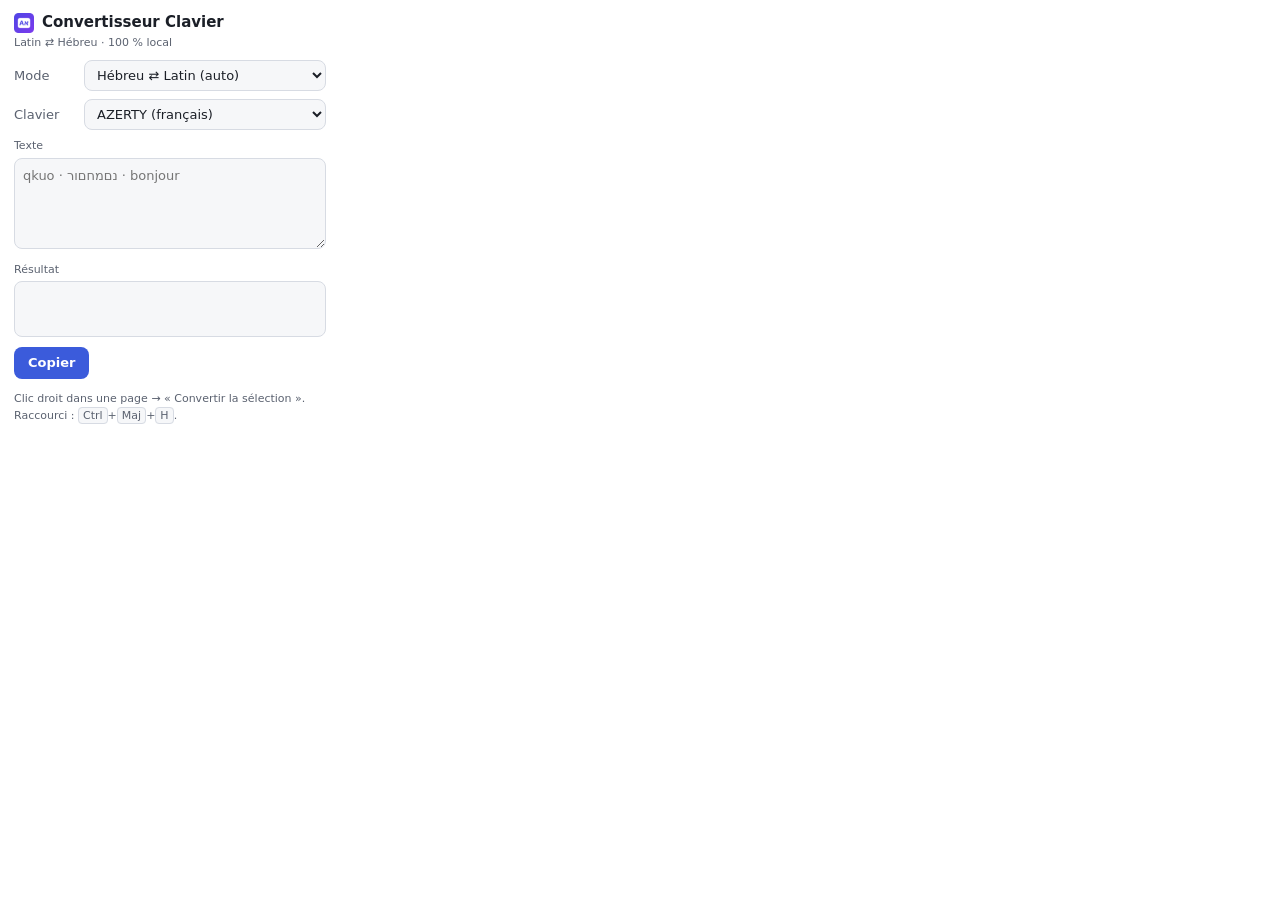
<file: extension/popup.html>
<!DOCTYPE html>
<html lang="fr">
<head>
<meta charset="utf-8">
<meta name="viewport" content="width=device-width, initial-scale=1">
<title>Convertisseur Clavier</title>
<link rel="stylesheet" href="popup.css">
</head>
<body>
<header>
  <img src="icons/icon32.png" alt="" width="20" height="20">
  <h1>Convertisseur Clavier</h1>
</header>
<p class="sub">Latin ⇄ Hébreu · 100 % local</p>

<div class="row">
  <label for="mode">Mode</label>
  <select id="mode">
    <option value="hebrew/auto">Hébreu ⇄ Latin (auto)</option>
    <option value="hebrew/toHe">Vers l’hébreu</option>
    <option value="hebrew/toFr">Vers le latin</option>
    <option value="latin/toAz">QWERTY → AZERTY</option>
    <option value="latin/toQw">AZERTY → QWERTY</option>
  </select>
</div>

<div class="row" id="layoutRow">
  <label for="layout">Clavier</label>
  <select id="layout">
    <option value="azerty">AZERTY (français)</option>
    <option value="qwerty">QWERTY (anglais)</option>
  </select>
</div>

<label class="lbl" for="input">Texte</label>
<textarea id="input" rows="4" spellcheck="false" dir="auto"
  placeholder="qkuo · נםמחםור · bonjour"></textarea>

<label class="lbl" for="output">Résultat</label>
<output id="output" for="input" dir="ltr"></output>

<div class="actions">
  <button id="copy" type="button">Copier</button>
  <span id="status" class="status" role="status" aria-live="polite"></span>
</div>

<p class="hint">Clic droit dans une page → « Convertir la sélection ».<br>
Raccourci : <kbd>Ctrl</kbd>+<kbd>Maj</kbd>+<kbd>H</kbd>.</p>

<script src="js/core.js"></script>
<script src="popup.js"></script>
</body>
</html>
</file>
<file: extension/popup.css>
:root {
  color-scheme: light dark;
  --bg: #ffffff;
  --fg: #1b1f27;
  --muted: #5b6270;
  --line: #d7dbe3;
  --field: #f6f7f9;
  --accent: #3b5bdb;
  --accent-fg: #ffffff;
}

@media (prefers-color-scheme: dark) {
  :root {
    --bg: #171a21;
    --fg: #eef1f6;
    --muted: #a2aab8;
    --line: #333a47;
    --field: #212630;
    --accent: #6c8cff;
    --accent-fg: #0f1320;
  }
}

* { box-sizing: border-box; }

body {
  width: 340px;
  margin: 0;
  padding: 12px 14px 14px;
  background: var(--bg);
  color: var(--fg);
  font: 13px/1.4 system-ui, -apple-system, "Segoe UI", sans-serif;
}

header {
  display: flex;
  align-items: center;
  gap: 8px;
}

h1 {
  margin: 0;
  font-size: 15px;
}

.sub {
  margin: 2px 0 10px;
  color: var(--muted);
  font-size: 11px;
}

.row {
  display: flex;
  align-items: center;
  gap: 8px;
  margin-bottom: 8px;
}

.row label {
  flex: 0 0 62px;
  color: var(--muted);
}

select,
textarea,
output {
  width: 100%;
  font: inherit;
  color: var(--fg);
  background: var(--field);
  border: 1px solid var(--line);
  border-radius: 8px;
}

select { padding: 6px 8px; }

textarea {
  padding: 8px;
  resize: vertical;
  min-height: 74px;
}

output {
  display: block;
  min-height: 56px;
  padding: 8px;
  white-space: pre-wrap;
  word-break: break-word;
  unicode-bidi: plaintext;
}

output.empty::before {
  content: "…";
  color: var(--muted);
}

.lbl {
  display: block;
  margin: 8px 0 4px;
  color: var(--muted);
  font-size: 11px;
}

.actions {
  display: flex;
  align-items: center;
  gap: 10px;
  margin-top: 10px;
}

button {
  font: inherit;
  padding: 7px 14px;
  border: 0;
  border-radius: 8px;
  background: var(--accent);
  color: var(--accent-fg);
  font-weight: 600;
  cursor: pointer;
}

button:hover { filter: brightness(1.08); }
button:focus-visible { outline: 2px solid var(--accent); outline-offset: 2px; }

.status {
  color: var(--muted);
  font-size: 11px;
}

.hint {
  margin: 12px 0 0;
  color: var(--muted);
  font-size: 11px;
  line-height: 1.5;
}

kbd {
  font: inherit;
  padding: 1px 4px;
  border: 1px solid var(--line);
  border-radius: 4px;
  background: var(--field);
}
</file>
